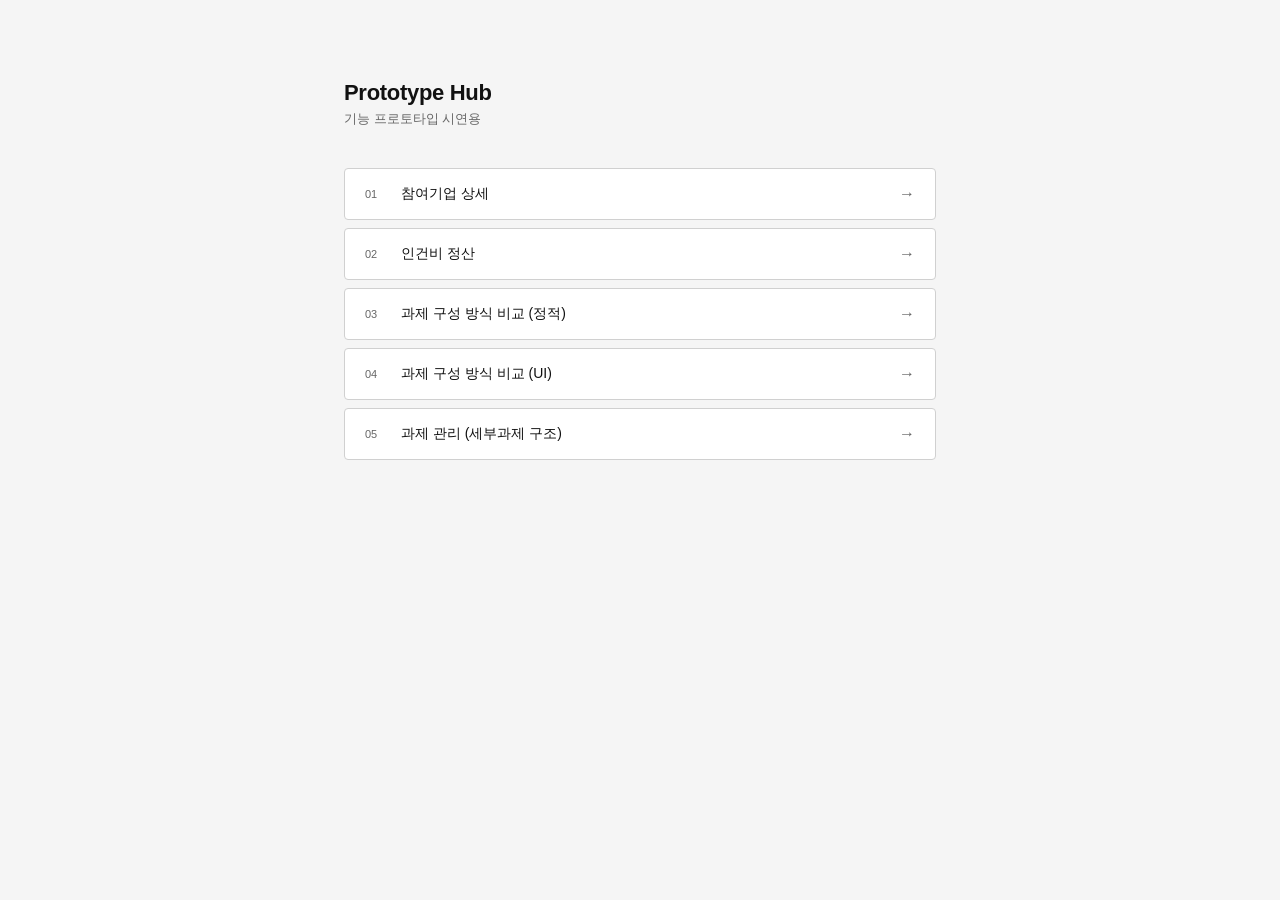
<file: index.html>
<!DOCTYPE html>
<html lang="ko">
<head>
  <meta charset="UTF-8" />
  <meta name="viewport" content="width=device-width, initial-scale=1.0" />
  <title>Prototype Hub</title>
  <link rel="stylesheet" href="css/style.css" />
</head>
<body>
  <div class="hub">
    <header class="hub-header">
      <h1>Prototype Hub</h1>
      <p class="subtitle">기능 프로토타입 시연용</p>
    </header>

    <main>
      <ul class="screen-list" id="screenList">
        <!-- screens/에 추가한 화면이 여기 링크됩니다 -->
        <li>
          <a href="screens/company-detail.html" class="screen-card">
            <span class="screen-num">01</span>
            <span class="screen-name">참여기업 상세</span>
            <span class="screen-arrow">→</span>
          </a>
        </li>
        <li>
          <a href="screens/labor-cost-settlements.html" class="screen-card">
            <span class="screen-num">02</span>
            <span class="screen-name">인건비 정산</span>
            <span class="screen-arrow">→</span>
          </a>
        </li>
        <li>
          <a href="screens/case-comparison.html" class="screen-card">
            <span class="screen-num">03</span>
            <span class="screen-name">과제 구성 방식 비교 (정적)</span>
            <span class="screen-arrow">→</span>
          </a>
        </li>
        <li>
          <a href="screens/case-ui.html" class="screen-card">
            <span class="screen-num">04</span>
            <span class="screen-name">과제 구성 방식 비교 (UI)</span>
            <span class="screen-arrow">→</span>
          </a>
        </li>
        <li>
          <a href="screens/subproject-ui.html" class="screen-card">
            <span class="screen-num">05</span>
            <span class="screen-name">과제 관리 (세부과제 구조)</span>
            <span class="screen-arrow">→</span>
          </a>
        </li>
      </ul>
    </main>
  </div>

  <script src="js/main.js"></script>
</body>
</html>
</file>
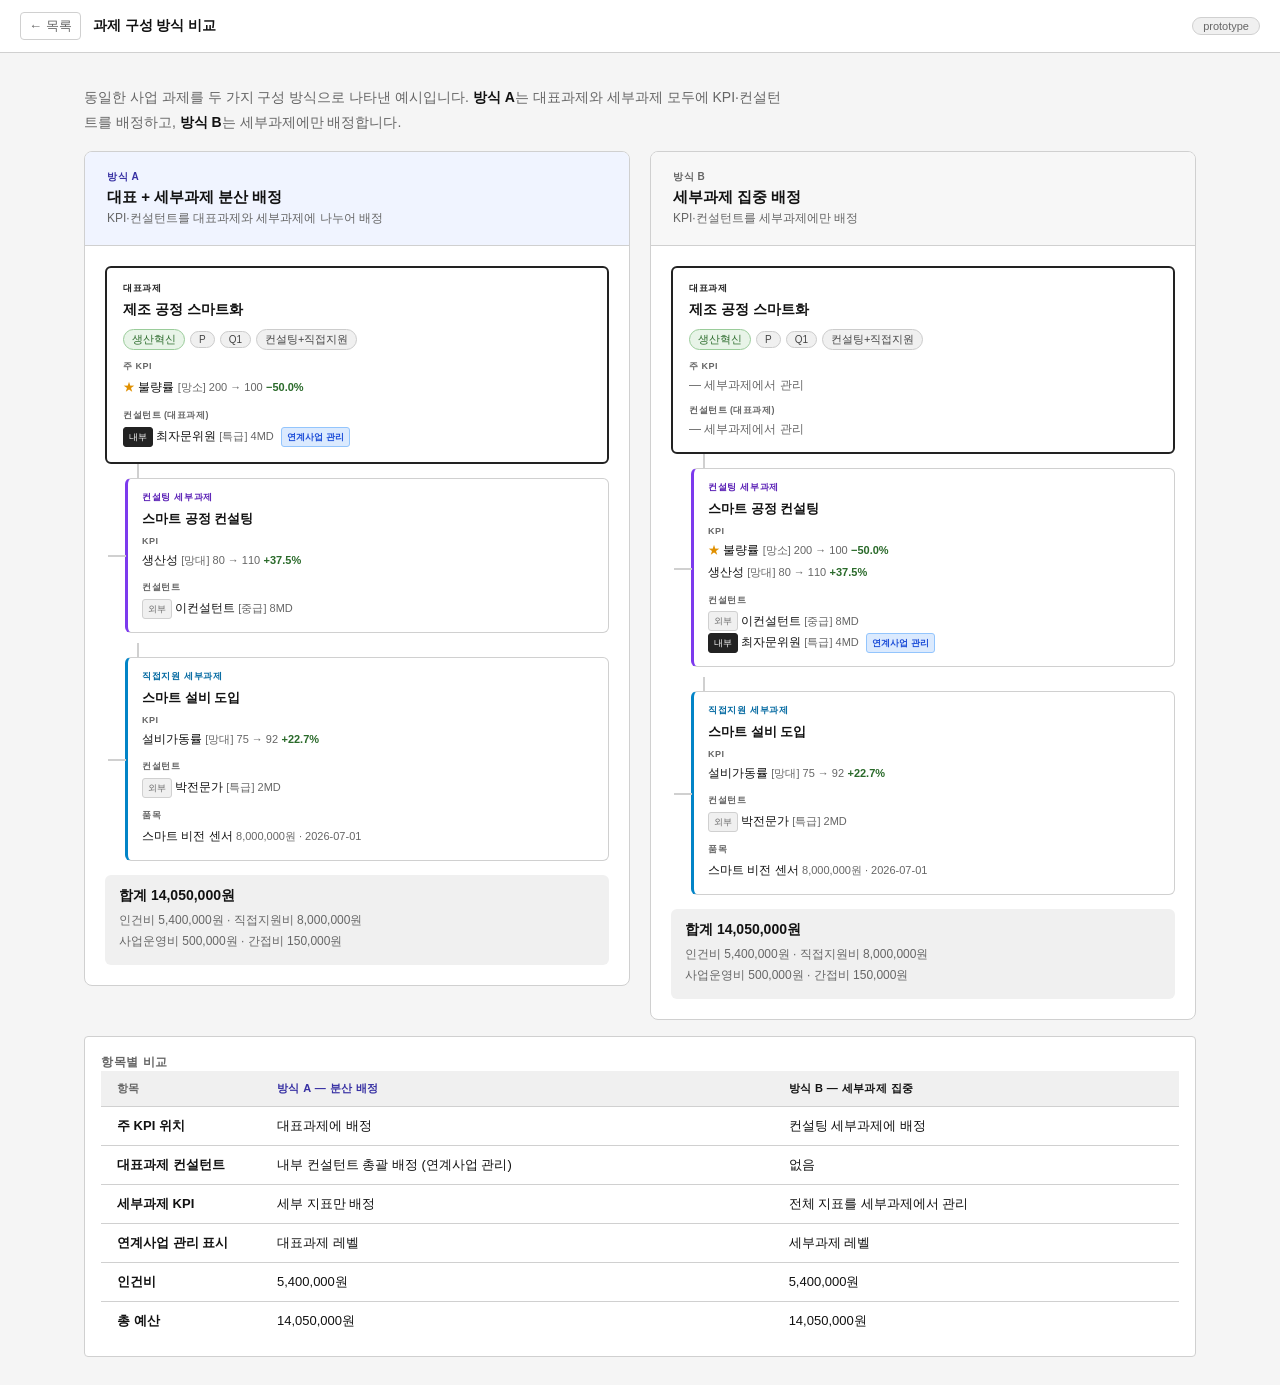
<file: screens/case-comparison.html>
<!DOCTYPE html>
<html lang="ko">
<head>
  <meta charset="UTF-8" />
  <meta name="viewport" content="width=device-width, initial-scale=1.0" />
  <title>과제 구성 방식 비교</title>
  <link rel="stylesheet" href="../css/style.css" />
  <style>
    .comp-grid {
      display: grid;
      grid-template-columns: 1fr 1fr;
      gap: 20px;
      align-items: start;
    }
    .comp-panel {
      border: 1px solid var(--border);
      border-radius: 8px;
      overflow: hidden;
      background: var(--surface);
    }
    .comp-panel-head {
      padding: 18px 22px;
      border-bottom: 1px solid var(--border);
    }
    .comp-panel-head.a { background: #f0f4ff; }
    .comp-panel-head.b { background: #f7f7f7; }
    .comp-panel-body {
      padding: 20px;
      display: flex;
      flex-direction: column;
      gap: 0;
    }

    /* 대표과제 블록 */
    .project-block {
      border: 2px solid var(--accent);
      border-radius: 6px;
      padding: 14px 16px;
      position: relative;
    }
    .block-label {
      font-size: 9px;
      font-weight: 700;
      text-transform: uppercase;
      letter-spacing: .7px;
      margin-bottom: 6px;
    }
    .block-label.root { color: var(--accent); }
    .block-label.consulting { color: #5b21b6; }
    .block-label.direct { color: #0369a1; }

    .block-name {
      font-size: 14px;
      font-weight: 700;
      margin-bottom: 10px;
    }

    /* 계층 연결선 */
    .tree-branch {
      display: flex;
      flex-direction: column;
      margin-left: 20px;
      margin-top: 0;
    }
    .branch-line {
      width: 2px;
      background: var(--border);
      margin-left: 12px;
      height: 14px;
      flex-shrink: 0;
    }

    /* 세부과제 블록 */
    .sub-block {
      border: 1px solid var(--border);
      border-radius: 6px;
      padding: 12px 14px;
      position: relative;
    }
    .sub-block::before {
      content: '';
      position: absolute;
      left: -20px;
      top: 50%;
      width: 18px;
      height: 2px;
      background: var(--border);
    }
    .sub-block.consulting { border-left: 3px solid #7c3aed; }
    .sub-block.direct     { border-left: 3px solid #0284c7; }

    /* 섹션 */
    .mini-section { margin-top: 10px; }
    .mini-head {
      font-size: 9px;
      font-weight: 700;
      text-transform: uppercase;
      letter-spacing: .5px;
      color: var(--text-sub);
      margin-bottom: 4px;
    }
    .mini-row {
      font-size: 12px;
      line-height: 1.8;
    }
    .empty-note {
      font-size: 12px;
      color: var(--text-sub);
    }

    /* 배지 & 태그 */
    .tag-in {
      display: inline-block;
      font-size: 9px;
      background: #dbeafe;
      border: 1px solid #93c5fd;
      border-radius: 3px;
      padding: 1px 5px;
      color: #1d4ed8;
      font-weight: 700;
      margin-left: 4px;
    }
    .badge-tiny {
      display: inline-block;
      font-size: 9px;
      border: 1px solid var(--border);
      border-radius: 3px;
      padding: 1px 5px;
      margin-right: 3px;
      vertical-align: middle;
    }
    .badge-tiny.inner { background: var(--accent); color: #fff; border-color: var(--accent); }
    .badge-tiny.outer { background: var(--accent-bg); color: var(--text-sub); }

    /* 개선율 */
    .rate-pos { color: #2a6a2a; font-weight: 600; font-size: 11px; }
    .rate-neg { color: #7a1a1a; font-weight: 600; font-size: 11px; }

    /* 예산 블록 */
    .budget-block {
      background: var(--accent-bg);
      border-radius: 6px;
      padding: 12px 14px;
      font-size: 12px;
      margin-top: 14px;
    }
    .budget-total {
      font-size: 14px;
      font-weight: 700;
      margin-bottom: 5px;
    }
    .budget-detail { color: var(--text-sub); line-height: 1.8; }

    /* 비교 테이블 */
    .diff-table { width: 100%; font-size: 13px; border-collapse: collapse; }
    .diff-table th, .diff-table td {
      padding: 10px 16px;
      border-bottom: 1px solid var(--border);
      text-align: left;
      vertical-align: top;
    }
    .diff-table th {
      font-size: 11px; font-weight: 700; color: var(--text-sub);
      text-transform: uppercase; letter-spacing: .4px;
      background: var(--accent-bg);
    }
    .diff-table td:first-child { font-weight: 600; width: 160px; }
    .diff-table .col-a { color: #3730a3; }
    .diff-table .col-b { color: var(--text); }
    .diff-table tr:last-child td { border-bottom: none; }
  </style>
</head>
<body>
<div class="screen">

  <nav class="topnav">
    <a href="../index.html" class="topnav-back">← 목록</a>
    <span class="topnav-title">과제 구성 방식 비교</span>
    <span class="topnav-tag">prototype</span>
  </nav>

  <main class="content" style="max-width:1160px; padding:28px 24px;">

    <!-- 인트로 -->
    <div class="mb-16">
      <p class="text-sub" style="font-size:14px; line-height:1.8; margin-top:4px; max-width:700px;">
        동일한 사업 과제를 두 가지 구성 방식으로 나타낸 예시입니다.
        <strong style="color:var(--text);">방식 A</strong>는 대표과제와 세부과제 모두에 KPI·컨설턴트를 배정하고,
        <strong style="color:var(--text);">방식 B</strong>는 세부과제에만 배정합니다.
      </p>
    </div>

    <!-- 비교 패널 -->
    <div class="comp-grid mb-16">

      <!-- ───── 방식 A ───── -->
      <div class="comp-panel">
        <div class="comp-panel-head a">
          <div style="font-size:10px;font-weight:700;text-transform:uppercase;letter-spacing:.6px;color:#3730a3;margin-bottom:4px;">방식 A</div>
          <div style="font-size:15px;font-weight:700;margin-bottom:3px;">대표 + 세부과제 분산 배정</div>
          <div style="font-size:12px;color:var(--text-sub);">KPI·컨설턴트를 대표과제와 세부과제에 나누어 배정</div>
        </div>
        <div class="comp-panel-body">

          <!-- 대표과제 -->
          <div class="project-block">
            <div class="block-label root">대표과제</div>
            <div class="block-name">제조 공정 스마트화</div>
            <div class="row" style="gap:5px;flex-wrap:wrap;margin-bottom:10px;">
              <span class="badge badge-active">생산혁신</span>
              <span class="badge badge-default" style="font-size:10px;">P</span>
              <span class="badge badge-default" style="font-size:10px;">Q1</span>
              <span class="badge badge-default">컨설팅+직접지원</span>
            </div>

            <div class="mini-section">
              <div class="mini-head">주 KPI</div>
              <div class="mini-row">
                <span style="color:#e09000;">★</span>
                불량률
                <span class="text-sub" style="font-size:11px;">[망소] 200 → 100</span>
                <span class="rate-pos">−50.0%</span>
              </div>
            </div>

            <div class="mini-section">
              <div class="mini-head">컨설턴트 (대표과제)</div>
              <div class="mini-row">
                <span class="badge-tiny inner">내부</span>최자문위원
                <span class="text-sub" style="font-size:11px;">[특급] 4MD</span>
                <span class="tag-in">연계사업 관리</span>
              </div>
            </div>
          </div>

          <!-- 트리 분기 -->
          <div class="tree-branch">
            <div class="branch-line"></div>

            <!-- 컨설팅 세부과제 -->
            <div class="sub-block consulting" style="margin-bottom:10px;">
              <div class="block-label consulting">컨설팅 세부과제</div>
              <div class="block-name" style="font-size:13px;margin-bottom:8px;">스마트 공정 컨설팅</div>
              <div class="mini-section" style="margin-top:0;">
                <div class="mini-head">KPI</div>
                <div class="mini-row">
                  생산성
                  <span class="text-sub" style="font-size:11px;">[망대] 80 → 110</span>
                  <span class="rate-pos">+37.5%</span>
                </div>
              </div>
              <div class="mini-section">
                <div class="mini-head">컨설턴트</div>
                <div class="mini-row">
                  <span class="badge-tiny outer">외부</span>이컨설턴트
                  <span class="text-sub" style="font-size:11px;">[중급] 8MD</span>
                </div>
              </div>
            </div>

            <div class="branch-line"></div>

            <!-- 직접지원 세부과제 -->
            <div class="sub-block direct">
              <div class="block-label direct">직접지원 세부과제</div>
              <div class="block-name" style="font-size:13px;margin-bottom:8px;">스마트 설비 도입</div>
              <div class="mini-section" style="margin-top:0;">
                <div class="mini-head">KPI</div>
                <div class="mini-row">
                  설비가동률
                  <span class="text-sub" style="font-size:11px;">[망대] 75 → 92</span>
                  <span class="rate-pos">+22.7%</span>
                </div>
              </div>
              <div class="mini-section">
                <div class="mini-head">컨설턴트</div>
                <div class="mini-row">
                  <span class="badge-tiny outer">외부</span>박전문가
                  <span class="text-sub" style="font-size:11px;">[특급] 2MD</span>
                </div>
              </div>
              <div class="mini-section">
                <div class="mini-head">품목</div>
                <div class="mini-row">
                  스마트 비전 센서
                  <span class="text-sub" style="font-size:11px;">8,000,000원 · 2026-07-01</span>
                </div>
              </div>
            </div>
          </div>

          <!-- 예산 -->
          <div class="budget-block">
            <div class="budget-total">합계 14,050,000원</div>
            <div class="budget-detail">
              인건비 5,400,000원 · 직접지원비 8,000,000원<br>
              사업운영비 500,000원 · 간접비 150,000원
            </div>
          </div>

        </div>
      </div>

      <!-- ───── 방식 B ───── -->
      <div class="comp-panel">
        <div class="comp-panel-head b">
          <div style="font-size:10px;font-weight:700;text-transform:uppercase;letter-spacing:.6px;color:var(--text-sub);margin-bottom:4px;">방식 B</div>
          <div style="font-size:15px;font-weight:700;margin-bottom:3px;">세부과제 집중 배정</div>
          <div style="font-size:12px;color:var(--text-sub);">KPI·컨설턴트를 세부과제에만 배정</div>
        </div>
        <div class="comp-panel-body">

          <!-- 대표과제 -->
          <div class="project-block">
            <div class="block-label root">대표과제</div>
            <div class="block-name">제조 공정 스마트화</div>
            <div class="row" style="gap:5px;flex-wrap:wrap;margin-bottom:10px;">
              <span class="badge badge-active">생산혁신</span>
              <span class="badge badge-default" style="font-size:10px;">P</span>
              <span class="badge badge-default" style="font-size:10px;">Q1</span>
              <span class="badge badge-default">컨설팅+직접지원</span>
            </div>

            <div class="mini-section">
              <div class="mini-head">주 KPI</div>
              <div class="empty-note">— 세부과제에서 관리</div>
            </div>

            <div class="mini-section">
              <div class="mini-head">컨설턴트 (대표과제)</div>
              <div class="empty-note">— 세부과제에서 관리</div>
            </div>
          </div>

          <!-- 트리 분기 -->
          <div class="tree-branch">
            <div class="branch-line"></div>

            <!-- 컨설팅 세부과제 -->
            <div class="sub-block consulting" style="margin-bottom:10px;">
              <div class="block-label consulting">컨설팅 세부과제</div>
              <div class="block-name" style="font-size:13px;margin-bottom:8px;">스마트 공정 컨설팅</div>
              <div class="mini-section" style="margin-top:0;">
                <div class="mini-head">KPI</div>
                <div class="mini-row">
                  <span style="color:#e09000;">★</span>
                  불량률
                  <span class="text-sub" style="font-size:11px;">[망소] 200 → 100</span>
                  <span class="rate-pos">−50.0%</span>
                </div>
                <div class="mini-row">
                  생산성
                  <span class="text-sub" style="font-size:11px;">[망대] 80 → 110</span>
                  <span class="rate-pos">+37.5%</span>
                </div>
              </div>
              <div class="mini-section">
                <div class="mini-head">컨설턴트</div>
                <div class="mini-row">
                  <span class="badge-tiny outer">외부</span>이컨설턴트
                  <span class="text-sub" style="font-size:11px;">[중급] 8MD</span>
                </div>
                <div class="mini-row">
                  <span class="badge-tiny inner">내부</span>최자문위원
                  <span class="text-sub" style="font-size:11px;">[특급] 4MD</span>
                  <span class="tag-in">연계사업 관리</span>
                </div>
              </div>
            </div>

            <div class="branch-line"></div>

            <!-- 직접지원 세부과제 -->
            <div class="sub-block direct">
              <div class="block-label direct">직접지원 세부과제</div>
              <div class="block-name" style="font-size:13px;margin-bottom:8px;">스마트 설비 도입</div>
              <div class="mini-section" style="margin-top:0;">
                <div class="mini-head">KPI</div>
                <div class="mini-row">
                  설비가동률
                  <span class="text-sub" style="font-size:11px;">[망대] 75 → 92</span>
                  <span class="rate-pos">+22.7%</span>
                </div>
              </div>
              <div class="mini-section">
                <div class="mini-head">컨설턴트</div>
                <div class="mini-row">
                  <span class="badge-tiny outer">외부</span>박전문가
                  <span class="text-sub" style="font-size:11px;">[특급] 2MD</span>
                </div>
              </div>
              <div class="mini-section">
                <div class="mini-head">품목</div>
                <div class="mini-row">
                  스마트 비전 센서
                  <span class="text-sub" style="font-size:11px;">8,000,000원 · 2026-07-01</span>
                </div>
              </div>
            </div>
          </div>

          <!-- 예산 -->
          <div class="budget-block">
            <div class="budget-total">합계 14,050,000원</div>
            <div class="budget-detail">
              인건비 5,400,000원 · 직접지원비 8,000,000원<br>
              사업운영비 500,000원 · 간접비 150,000원
            </div>
          </div>

        </div>
      </div>

    </div>

    <!-- 항목별 비교 -->
    <div class="card">
      <span class="section-title">항목별 비교</span>
      <table class="diff-table">
        <thead>
          <tr>
            <th>항목</th>
            <th class="col-a">방식 A — 분산 배정</th>
            <th class="col-b">방식 B — 세부과제 집중</th>
          </tr>
        </thead>
        <tbody>
          <tr>
            <td>주 KPI 위치</td>
            <td>대표과제에 배정</td>
            <td>컨설팅 세부과제에 배정</td>
          </tr>
          <tr>
            <td>대표과제 컨설턴트</td>
            <td>내부 컨설턴트 총괄 배정 (연계사업 관리)</td>
            <td>없음</td>
          </tr>
          <tr>
            <td>세부과제 KPI</td>
            <td>세부 지표만 배정</td>
            <td>전체 지표를 세부과제에서 관리</td>
          </tr>
          <tr>
            <td>연계사업 관리 표시</td>
            <td>대표과제 레벨</td>
            <td>세부과제 레벨</td>
          </tr>
          <tr>
            <td>인건비</td>
            <td>5,400,000원</td>
            <td>5,400,000원</td>
          </tr>
          <tr>
            <td>총 예산</td>
            <td>14,050,000원</td>
            <td>14,050,000원</td>
          </tr>
        </tbody>
      </table>
    </div>

  </main>
</div>
<script src="../js/main.js"></script>
</body>
</html>
</file>
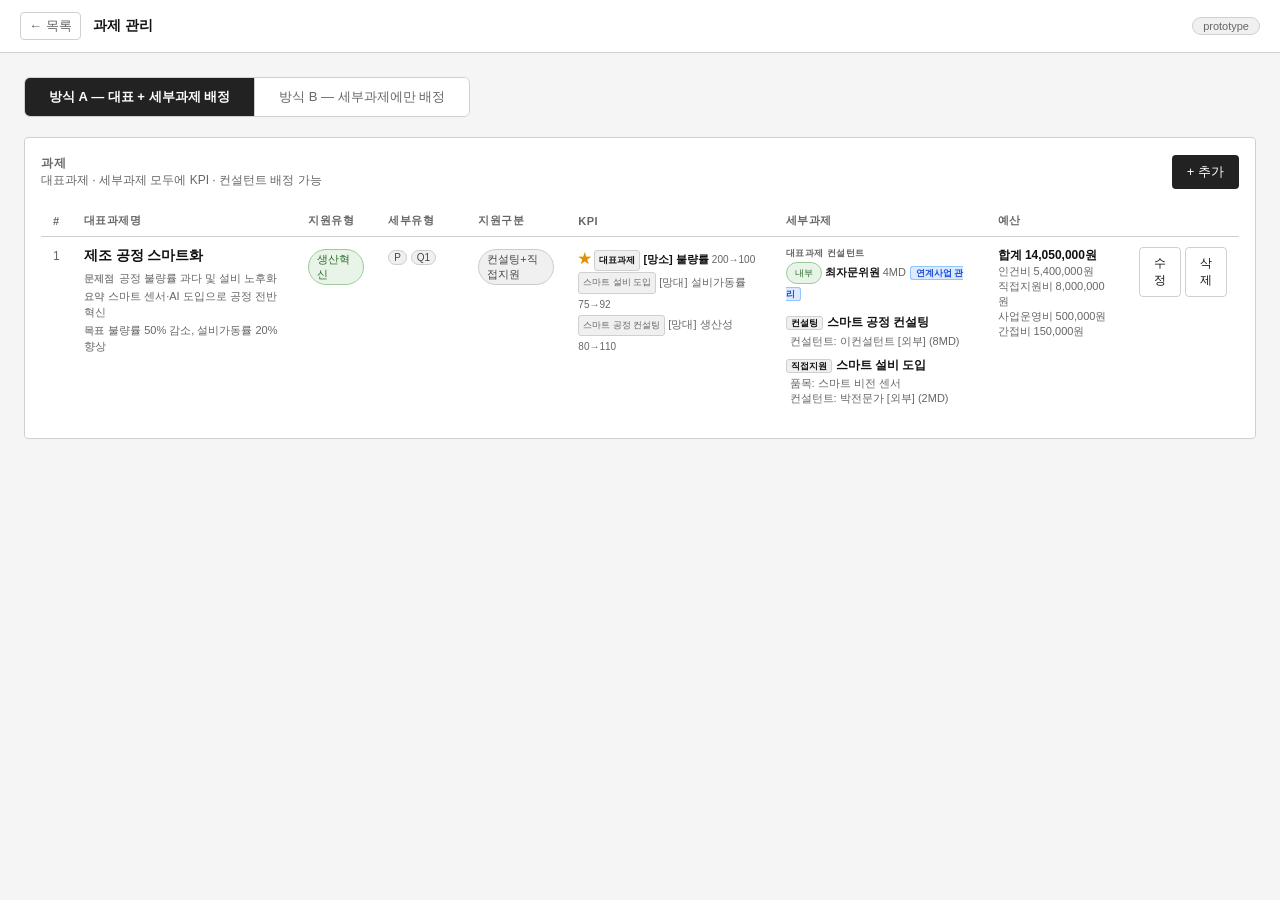
<file: screens/case-ui.html>
<!DOCTYPE html>
<html lang="ko">
<head>
  <meta charset="UTF-8" />
  <meta name="viewport" content="width=device-width, initial-scale=1.0" />
  <title>과제 관리</title>
  <link rel="stylesheet" href="../css/style.css" />
  <style>
    .cb-pill {
      display: inline-flex; align-items: center; gap: 6px;
      padding: 5px 12px; border: 1px solid var(--border);
      border-radius: 20px; background: var(--surface);
      font-size: 13px; cursor: pointer; user-select: none;
      transition: background .12s, border-color .12s, color .12s;
    }
    .cb-pill input { display: none; }
    .cb-pill:has(input:checked) { background: var(--accent); border-color: var(--accent); color: #fff; }
    .cb-pill.disabled { opacity: .5; cursor: not-allowed; }
    .cb-pill.disabled:has(input:checked) { background: var(--accent); border-color: var(--accent); color: #fff; }

    .modal-wrap {
      position: fixed; inset: 0; z-index: 200;
      background: rgba(0,0,0,.35);
      display: none; align-items: center; justify-content: center;
      padding: 20px;
    }
    .modal-wrap.open { display: flex; }
    .modal-box {
      background: var(--surface); border: 1px solid var(--border);
      border-radius: 6px; display: flex; flex-direction: column;
      max-width: calc(100vw - 40px); max-height: calc(100vh - 40px);
      overflow: hidden;
    }
    .modal-head {
      display: flex; align-items: center; justify-content: space-between;
      padding: 16px 20px; border-bottom: 1px solid var(--border);
      flex-shrink: 0; gap: 12px;
    }
    .modal-title { font-size: 15px; font-weight: 600; }
    .modal-body  { flex: 1; overflow-y: auto; padding: 20px; }
    .modal-foot {
      display: flex; border-top: 1px solid var(--border);
      flex-shrink: 0; overflow: hidden;
      border-bottom-left-radius: 6px; border-bottom-right-radius: 6px;
    }
    .modal-foot .btn {
      flex: 1; border-radius: 0; padding: 14px; border: none;
      font-size: 14px; justify-content: center;
    }
    .modal-foot .btn + .btn { border-left: 1px solid var(--border); }
    .modal-foot .btn:disabled { opacity: 0.45; cursor: not-allowed; }

    .file-list { display: flex; flex-direction: column; gap: 3px; margin-top: 4px; }
    .file-item {
      display: flex; align-items: center; justify-content: space-between;
      padding: 4px 8px; background: var(--accent-bg); border-radius: var(--radius);
      font-size: 11px;
    }
    .file-item button { background: none; border: none; cursor: pointer; color: var(--text-sub); font-size: 11px; padding: 0; }

    .sub-table tr[data-type] { cursor: pointer; }
    .sub-table tr[data-type]:hover td { background: #eef2ff; }

    .inline-table td { vertical-align: middle; }
    .inline-table input.input, .inline-table select.select { font-size: 12px; padding: 5px 8px; }
    .inline-table select.select { padding-right: 24px; }
    .inline-table .btn { padding: 4px 8px; font-size: 11px; }

    .date-preview-item { font-size: 11px; color: var(--text-sub); margin-top: 2px; line-height: 1.5; }

    /* version tabs */
    .version-tab-bar {
      display: flex; gap: 0; margin-bottom: 20px;
      border: 1px solid var(--border); border-radius: 6px;
      overflow: hidden; align-self: start; width: fit-content;
    }
    .version-tab {
      padding: 10px 24px; background: var(--surface); border: none;
      cursor: pointer; font-size: 13px; font-weight: 500; color: var(--text-sub);
      transition: background .12s, color .12s; line-height: 1.4;
    }
    .version-tab + .version-tab { border-left: 1px solid var(--border); }
    .version-tab.active { background: var(--accent); color: #fff; font-weight: 600; }

    .version-desc {
      display: inline-block; font-size: 11px; font-weight: 600;
      text-transform: uppercase; letter-spacing: .5px;
      color: var(--text-sub); margin-bottom: 12px;
    }

    .section-head { display: flex; align-items: center; margin-bottom: 16px; }
  </style>
</head>
<body>
<div class="screen">

  <nav class="topnav">
    <a href="../index.html" class="topnav-back">← 목록</a>
    <span class="topnav-title">과제 관리</span>
    <span class="topnav-tag">prototype</span>
  </nav>

  <main class="content" style="max-width:none; margin:0; padding:24px;">

    <!-- 탭 -->
    <div class="version-tab-bar">
      <button class="version-tab active" id="tabA" onclick="switchVersion('a')">
        방식 A — 대표 + 세부과제 배정
      </button>
      <button class="version-tab" id="tabB" onclick="switchVersion('b')">
        방식 B — 세부과제에만 배정
      </button>
    </div>

    <!-- 방식 A -->
    <div id="sectionA">
      <div class="card">
        <div class="section-head">
          <div>
            <span class="section-title" style="margin-bottom:2px;">과제</span>
            <div class="text-sub text-sm">대표과제 · 세부과제 모두에 KPI · 컨설턴트 배정 가능</div>
          </div>
          <button class="btn btn-primary" style="margin-left:auto;" onclick="openProjectModal()">+ 추가</button>
        </div>
        <div id="tableA"></div>
      </div>
    </div>

    <!-- 방식 B -->
    <div id="sectionB" style="display:none;">
      <div class="card">
        <div class="section-head">
          <div>
            <span class="section-title" style="margin-bottom:2px;">과제</span>
            <div class="text-sub text-sm">세부과제에만 KPI · 컨설턴트 배정 가능</div>
          </div>
          <button class="btn btn-primary" style="margin-left:auto;" onclick="openProjectModal()">+ 추가</button>
        </div>
        <div id="tableB"></div>
      </div>
    </div>

  </main>
</div>

<!-- 과제 모달 -->
<div class="modal-wrap" id="projectModal">
  <div class="modal-box" style="width:820px;">
    <div class="modal-head">
      <span class="modal-title" id="pmTitle">과제 등록</span>
      <button class="btn btn-outline text-sm" onclick="closeProjectModal()">✕ 닫기</button>
    </div>
    <div class="modal-body" id="pmBody"></div>
    <div class="modal-foot">
      <button class="btn btn-outline" onclick="closeProjectModal()">취소</button>
      <button class="btn btn-primary" id="pmSaveBtn" onclick="saveProject()" disabled>저장</button>
    </div>
  </div>
</div>

<!-- 세부과제 모달 -->
<div class="modal-wrap" id="subModal" style="z-index:300; background:rgba(0,0,0,.5);">
  <div class="modal-box" style="width:720px;">
    <div class="modal-head">
      <span class="modal-title" id="smTitle">세부과제</span>
      <button class="btn btn-outline text-sm" onclick="closeSubModal()">✕ 닫기</button>
    </div>
    <div class="modal-body" id="smBody"></div>
    <div class="modal-foot">
      <button class="btn btn-outline" onclick="closeSubModal()">취소</button>
      <button class="btn btn-primary" id="smSaveBtn" onclick="saveSubModal()" disabled>저장</button>
    </div>
  </div>
</div>

<!-- 일자 모달 -->
<div class="modal-wrap" id="dateModal" style="z-index:400; background:rgba(0,0,0,.6);">
  <div class="modal-box" style="width:440px;">
    <div class="modal-head">
      <span class="modal-title">예정 컨설팅 일자</span>
      <button class="btn btn-outline text-sm" onclick="closeDateModal()">✕ 닫기</button>
    </div>
    <div class="modal-body" id="dmBody"></div>
    <div class="modal-foot">
      <button class="btn btn-outline" onclick="closeDateModal()">취소</button>
      <button class="btn btn-primary" onclick="saveDateModal()">저장</button>
    </div>
  </div>
</div>

<script src="../js/main.js"></script>
<script src="../js/case-ui.js"></script>
</body>
</html>
</file>
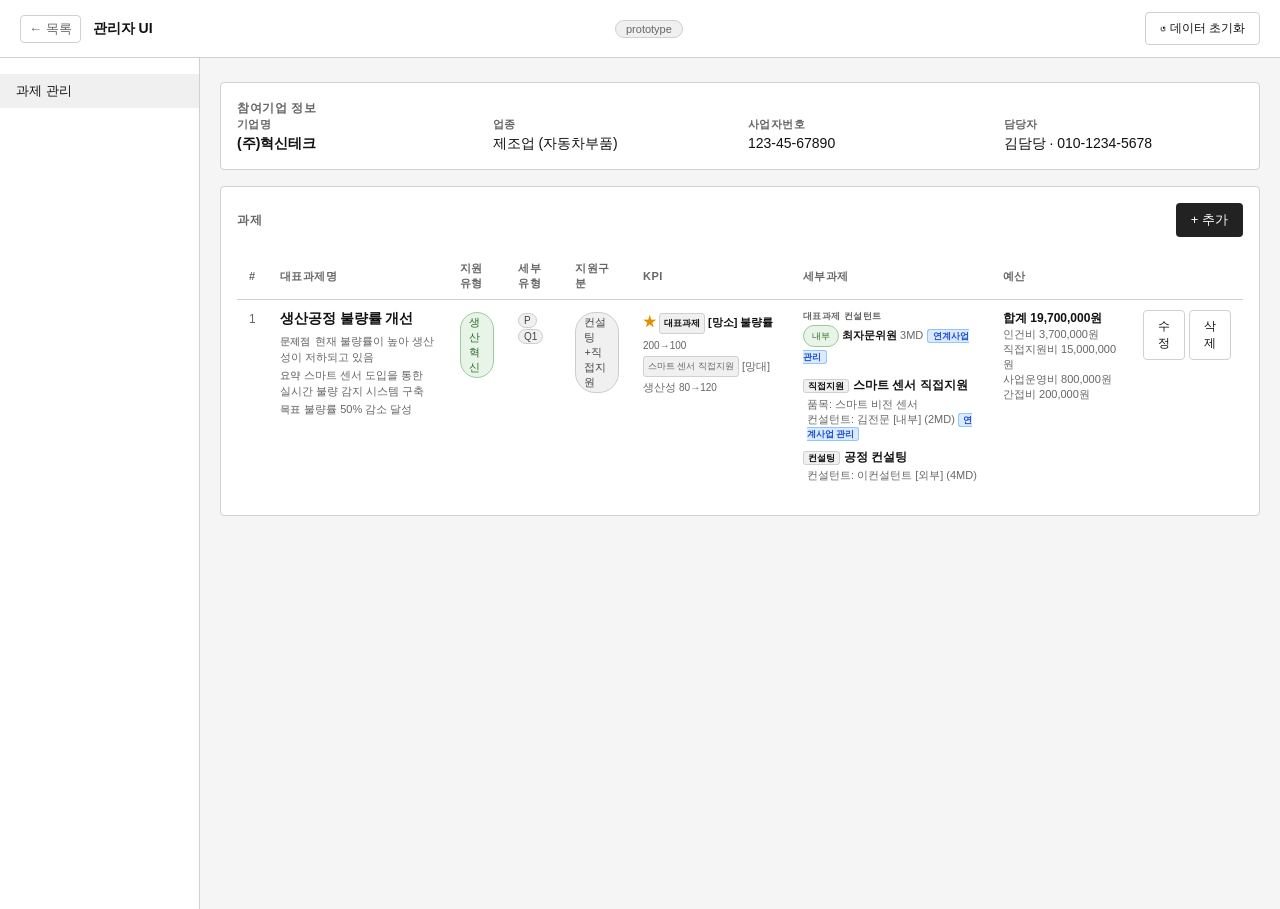
<file: screens/company-detail.html>
<!DOCTYPE html>
<html lang="ko">
<head>
  <meta charset="UTF-8" />
  <meta name="viewport" content="width=device-width, initial-scale=1.0" />
  <title>참여기업 상세 | 관리자 UI</title>
  <link rel="stylesheet" href="../css/style.css" />
  <style>
    /* ── cb-pill ── */
    .cb-pill {
      display: inline-flex; align-items: center; gap: 6px;
      padding: 5px 12px; border: 1px solid var(--border);
      border-radius: 20px; background: var(--surface);
      font-size: 13px; cursor: pointer; user-select: none;
      transition: background .12s, border-color .12s, color .12s;
    }
    .cb-pill input { display: none; }
    .cb-pill:has(input:checked) { background: var(--accent); border-color: var(--accent); color: #fff; }
    .cb-pill.disabled { opacity: .5; cursor: not-allowed; }
    .cb-pill.disabled:has(input:checked) { background: var(--accent); border-color: var(--accent); color: #fff; }

    /* ── modal ── */
    .modal-wrap {
      position: fixed; inset: 0; z-index: 200;
      background: rgba(0,0,0,.35);
      display: none; align-items: center; justify-content: center;
      padding: 20px;
    }
    .modal-wrap.open { display: flex; }
    .modal-box {
      background: var(--surface); border: 1px solid var(--border);
      border-radius: 6px; display: flex; flex-direction: column;
      max-width: calc(100vw - 40px); max-height: calc(100vh - 40px);
      overflow: hidden;
    }
    .modal-head {
      display: flex; align-items: center; justify-content: space-between;
      padding: 16px 20px; border-bottom: 1px solid var(--border);
      flex-shrink: 0; gap: 12px;
    }
    .modal-title { font-size: 15px; font-weight: 600; }
    .modal-body  { flex: 1; overflow-y: auto; padding: 20px; }

    /* ── 모달 하단 버튼: 전체 너비 ── */
    .modal-foot {
      display: flex;
      border-top: 1px solid var(--border);
      flex-shrink: 0;
      overflow: hidden;
      border-bottom-left-radius: 6px;
      border-bottom-right-radius: 6px;
    }
    .modal-foot .btn {
      flex: 1;
      border-radius: 0;
      padding: 14px;
      border: none;
      font-size: 14px;
      justify-content: center;
    }
    .modal-foot .btn + .btn {
      border-left: 1px solid var(--border);
    }
    .modal-foot .btn:disabled {
      opacity: 0.45;
      cursor: not-allowed;
    }

    /* ── file-item ── */
    .file-list { display: flex; flex-direction: column; gap: 3px; margin-top: 4px; }
    .file-item {
      display: flex; align-items: center; justify-content: space-between;
      padding: 4px 8px; background: var(--accent-bg); border-radius: var(--radius);
      font-size: 11px;
    }
    .file-item button {
      background: none; border: none; cursor: pointer; color: var(--text-sub);
      font-size: 11px; padding: 0; line-height: 1;
    }

    /* ── 세부과제 테이블 클릭 강조 ── */
    .sub-table tr[data-type] { cursor: pointer; }
    .sub-table tr[data-type]:hover td { background: #eef2ff; }

    /* ── 기업 정보 그리드 ── */
    .company-info { display: grid; grid-template-columns: repeat(4,1fr); gap: 16px; }
    .company-info .info-label { font-size: 11px; color: var(--text-sub); margin-bottom: 3px; font-weight: 600; text-transform: uppercase; letter-spacing:.4px; }
    .company-info .info-val   { font-size: 14px; }

    /* ── 섹션 헤드 ── */
    .section-head { display: flex; align-items: center; margin-bottom: 16px; }

    /* ── 인라인 테이블 행 입력 ── */
    .inline-table td { vertical-align: middle; }
    .inline-table input.input, .inline-table select.select {
      font-size: 12px; padding: 5px 8px;
    }
    .inline-table select.select { padding-right: 24px; }
    .inline-table .btn { padding: 4px 8px; font-size: 11px; }

    /* 날짜 미리보기 */
    .date-preview-item {
      font-size: 11px; color: var(--text-sub); margin-top: 2px; line-height: 1.5;
    }
  </style>
</head>
<body>
<div class="screen">

  <nav class="topnav">
    <a href="../index.html" class="topnav-back">← 목록</a>
    <span class="topnav-title">관리자 UI</span>
    <span class="topnav-tag">prototype</span>
    <button class="btn btn-outline text-sm" style="margin-left:auto; font-size:12px;"
            onclick="resetData()">↺ 데이터 초기화</button>
  </nav>

  <div class="with-sidebar">
    <aside class="sidebar">
      <a href="#" class="sidebar-item active">과제 관리</a>
    </aside>

    <main class="content" style="max-width:none; margin:0;">

      <!-- 참여기업 정보 -->
      <div class="card mb-16">
        <span class="section-title">참여기업 정보</span>
        <div class="company-info">
          <div><div class="info-label">기업명</div><div class="info-val font-bold">(주)혁신테크</div></div>
          <div><div class="info-label">업종</div><div class="info-val">제조업 (자동차부품)</div></div>
          <div><div class="info-label">사업자번호</div><div class="info-val">123-45-67890</div></div>
          <div><div class="info-label">담당자</div><div class="info-val">김담당 · 010-1234-5678</div></div>
        </div>
      </div>

      <!-- 과제 섹션 -->
      <div class="card">
        <div class="section-head">
          <span class="section-title" style="margin-bottom:0;">과제</span>
          <button class="btn btn-primary" style="margin-left:auto;" onclick="openProjectModal()">+ 추가</button>
        </div>
        <div id="projectTable"></div>
      </div>

    </main>
  </div>
</div>

<!-- ══════════════════════════════════════
     과제 등록/수정 모달  (z-index: 200)
     ══════════════════════════════════════ -->
<div class="modal-wrap" id="projectModal">
  <div class="modal-box" style="width:820px;">
    <div class="modal-head">
      <span class="modal-title" id="pmTitle">과제 등록</span>
      <button class="btn btn-outline text-sm" onclick="closeProjectModal()">✕ 닫기</button>
    </div>
    <div class="modal-body" id="pmBody"></div>
    <div class="modal-foot">
      <button class="btn btn-outline" onclick="closeProjectModal()">취소</button>
      <button class="btn btn-primary" id="pmSaveBtn" onclick="saveProject()" disabled>저장</button>
    </div>
  </div>
</div>

<!-- ══════════════════════════════════════
     세부과제 모달  (z-index: 300)
     ══════════════════════════════════════ -->
<div class="modal-wrap" id="subModal" style="z-index:300; background:rgba(0,0,0,.5);">
  <div class="modal-box" style="width:720px;">
    <div class="modal-head">
      <span class="modal-title" id="smTitle">세부과제</span>
      <button class="btn btn-outline text-sm" onclick="closeSubModal()">✕ 닫기</button>
    </div>
    <div class="modal-body" id="smBody"></div>
    <div class="modal-foot">
      <button class="btn btn-outline" onclick="closeSubModal()">취소</button>
      <button class="btn btn-primary" id="smSaveBtn" onclick="saveSubModal()" disabled>저장</button>
    </div>
  </div>
</div>

<!-- ══════════════════════════════════════
     예정 컨설팅 일자 모달  (z-index: 400)
     ══════════════════════════════════════ -->
<div class="modal-wrap" id="dateModal" style="z-index:400; background:rgba(0,0,0,.6);">
  <div class="modal-box" style="width:440px;">
    <div class="modal-head">
      <span class="modal-title" id="dmTitle">예정 컨설팅 일자</span>
      <button class="btn btn-outline text-sm" onclick="closeDateModal()">✕ 닫기</button>
    </div>
    <div class="modal-body" id="dmBody"></div>
    <div class="modal-foot">
      <button class="btn btn-outline" onclick="closeDateModal()">취소</button>
      <button class="btn btn-primary" onclick="saveDateModal()">저장</button>
    </div>
  </div>
</div>

<script src="../js/main.js"></script>
<script src="../js/company-detail.js"></script>
</body>
</html>
</file>
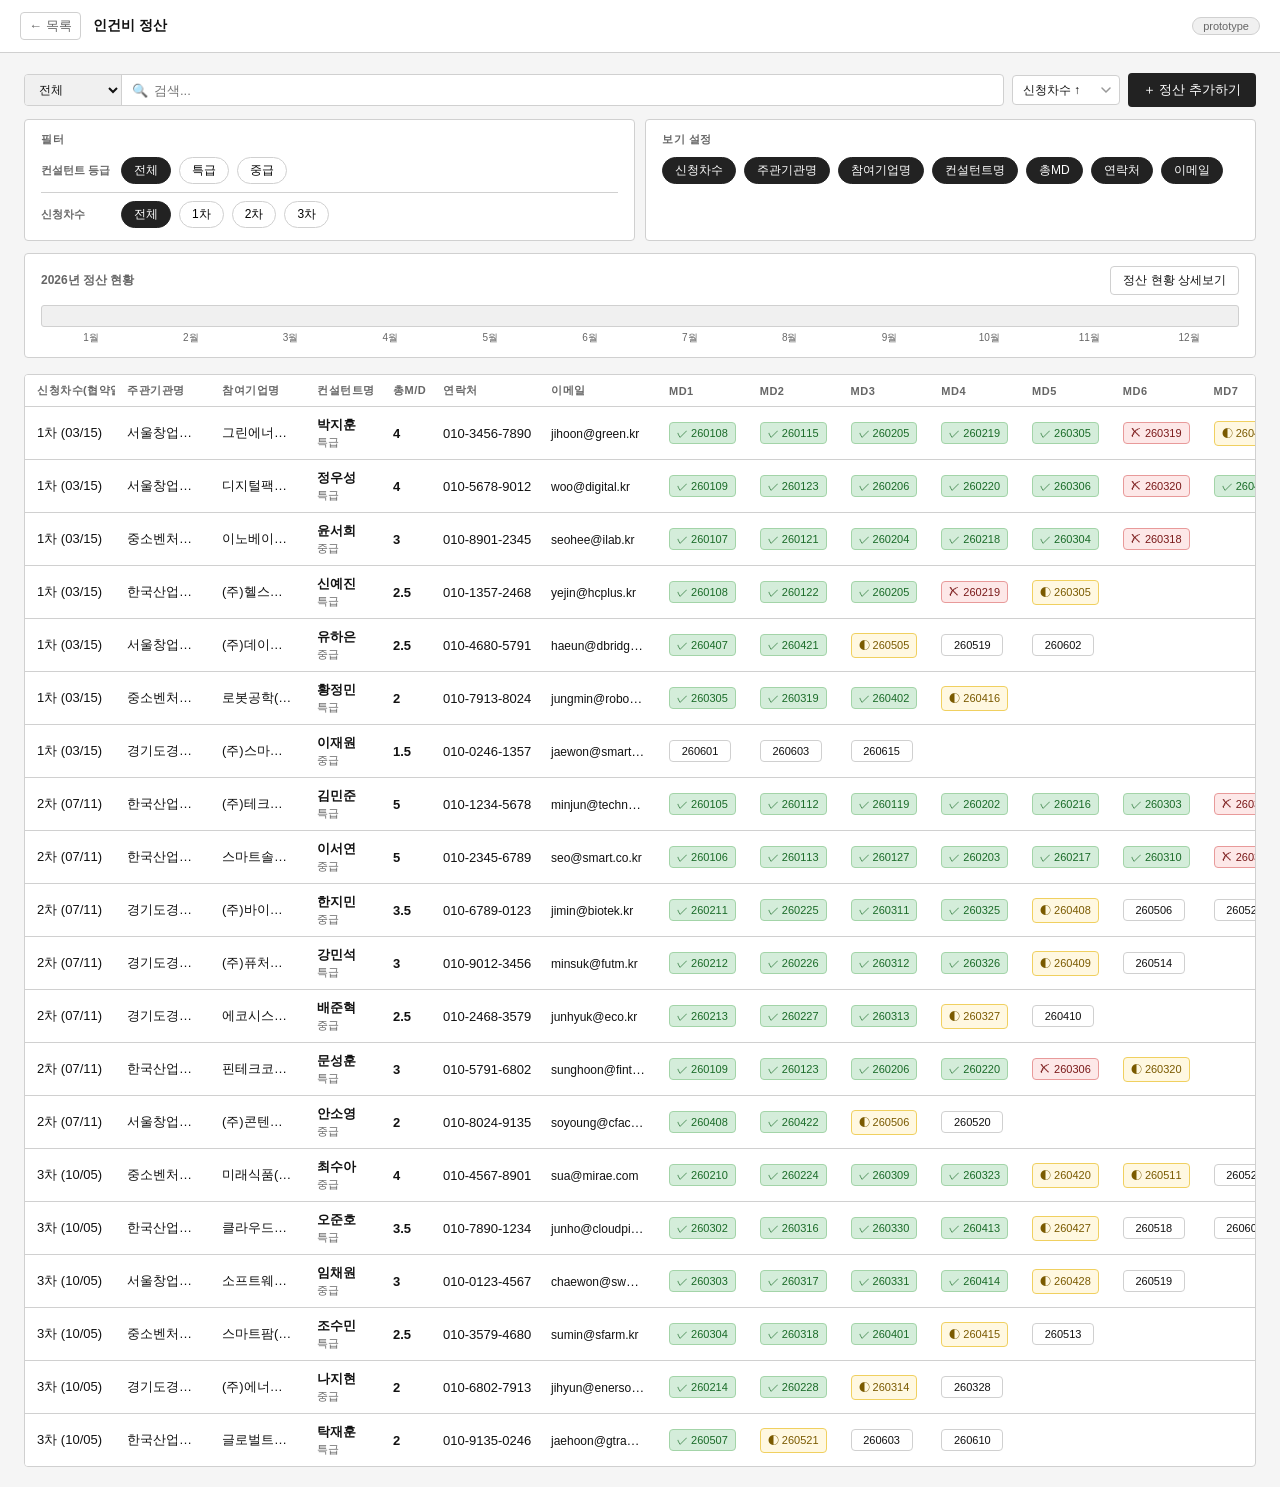
<file: screens/labor-cost-settlements.html>
<!DOCTYPE html>
<html lang="ko">
<head>
  <meta charset="UTF-8" />
  <meta name="viewport" content="width=device-width, initial-scale=1.0" />
  <title>인건비 정산 | 관리자 UI</title>
  <link rel="stylesheet" href="../css/style.css" />
  <style>
    .content { max-width: none; padding: 20px 24px; }

    /* ── 검색 바 ── */
    .search-bar { display: flex; gap: 8px; align-items: center; margin-bottom: 12px; }
    .search-input-group {
      display: flex; align-items: center; border: 1px solid var(--border);
      border-radius: var(--radius); background: var(--surface); flex: 1; overflow: hidden;
    }
    .search-input-group:focus-within { border-color: var(--accent); }
    .search-scope {
      padding: 7px 6px 7px 10px; border: none; border-right: 1px solid var(--border);
      background: var(--accent-bg); font-size: 12px; cursor: pointer; outline: none;
      color: var(--text); flex-shrink: 0;
    }
    .search-icon { padding: 0 6px 0 10px; color: var(--text-sub); font-size: 13px; flex-shrink: 0; }
    .search-input-group input {
      flex: 1; padding: 7px 10px 7px 0; border: none; outline: none;
      font-size: 13px; background: transparent; color: var(--text); min-width: 0;
    }
    .sort-select {
      padding: 7px 26px 7px 10px; border: 1px solid var(--border); border-radius: var(--radius);
      font-size: 12px; background: var(--surface); outline: none; cursor: pointer;
      appearance: none; -webkit-appearance: none; color: var(--text); flex-shrink: 0;
      background-image: url("data:image/svg+xml,%3Csvg xmlns='http://www.w3.org/2000/svg' width='10' height='7' viewBox='0 0 10 7'%3E%3Cpath d='M1 1l4 4 4-4' stroke='%23999' stroke-width='1.5' fill='none' stroke-linecap='round'/%3E%3C/svg%3E");
      background-repeat: no-repeat; background-position: right 8px center;
    }
    .sort-select:focus { border-color: var(--accent); }

    /* ── 칩 버튼 ── */
    .chip-btn {
      display: inline-flex; align-items: center; gap: 4px;
      padding: 4px 12px; border: 1px solid var(--border); border-radius: 20px;
      font-size: 12px; cursor: pointer; user-select: none; background: var(--surface);
      transition: background .12s, border-color .12s, color .12s;
    }
    .chip-btn.active { background: var(--accent); border-color: var(--accent); color: #fff; }
    .chip-btn:hover:not(.active) { border-color: #bbb; background: var(--accent-bg); }

    /* ── 필터 + 보기 설정 수평 배치 ── */
    .filter-view-row { display: flex; gap: 10px; margin-bottom: 12px; }
    .filter-panel {
      background: var(--surface); border: 1px solid var(--border);
      border-radius: var(--radius); padding: 12px 16px; flex: 1;
    }
    .panel-title { font-size: 11px; font-weight: 700; color: var(--text-sub); text-transform: uppercase; letter-spacing: 0.6px; margin-bottom: 10px; }
    .filter-row { display: flex; align-items: center; gap: 8px; flex-wrap: wrap; }
    .filter-label { font-size: 11px; font-weight: 600; color: var(--text-sub); min-width: 72px; }
    .filter-divider { border: none; border-top: 1px solid var(--border); margin: 8px 0; }

    /* ── 타임라인 ── */
    .timeline-section {
      background: var(--surface); border: 1px solid var(--border);
      border-radius: var(--radius); padding: 12px 16px; margin-bottom: 16px;
    }
    .timeline-header { display: flex; align-items: center; justify-content: space-between; margin-bottom: 10px; }
    .timeline-title  { font-size: 12px; font-weight: 600; color: var(--text-sub); }
    .timeline-track  {
      position: relative; height: 22px;
      background: var(--accent-bg); border: 1px solid var(--border); border-radius: 3px;
    }
    .timeline-months-row { display: flex; margin-top: 4px; }
    .timeline-months-row span { flex: 1; text-align: center; font-size: 10px; color: var(--text-sub); }
    .timeline-segment {
      position: absolute; top: 0; height: 100%; border-radius: 2px; opacity: 0.85;
      cursor: pointer; transition: opacity .15s;
    }
    .timeline-segment:hover { opacity: 1; }
    .timeline-tooltip {
      position: fixed; background: #111; color: #fff; font-size: 11px;
      padding: 6px 10px; border-radius: 4px; white-space: nowrap;
      pointer-events: none; z-index: 500; display: none; line-height: 1.5;
    }

    /* ── 메인 테이블 (sticky 컬럼) ── */
    .table-outer {
      border: 1px solid var(--border); border-radius: var(--radius);
      background: var(--surface); overflow: hidden;
    }
    .table-scroll-wrapper { overflow-x: auto; }
    .main-table {
      border-collapse: collapse; font-size: 13px; white-space: nowrap;
      width: max-content; min-width: 100%;
    }
    .tbl-th {
      padding: 8px 12px; font-size: 11px; font-weight: 600; color: var(--text-sub);
      text-transform: uppercase; letter-spacing: 0.5px;
      border-bottom: 1px solid var(--border); text-align: left;
      background: var(--surface); position: sticky; top: 0; z-index: 1;
    }
    .tbl-td { padding: 9px 12px; border-bottom: 1px solid var(--border); vertical-align: middle; }
    .tbl-tr:last-child .tbl-td { border-bottom: none; }
    .tbl-tr:hover .tbl-td { background: var(--accent-bg); }

    /* sticky 컬럼 */
    .tbl-sticky { position: sticky; z-index: 2; background: var(--surface); }
    .tbl-th.tbl-sticky { z-index: 10; }
    .tbl-tr:hover .tbl-td.tbl-sticky { background: var(--accent-bg); }
    .tbl-sticky-last { box-shadow: 2px 0 0 0 var(--border-em); }

    /* MD 셀 */
    .md-cell {
      display: inline-flex; align-items: center; justify-content: center;
      min-width: 62px; padding: 4px 7px; border-radius: var(--radius);
      font-size: 11px; font-variant-numeric: tabular-nums; cursor: pointer;
      border: 1px solid var(--border); gap: 3px; transition: opacity .15s; white-space: nowrap;
    }
    .md-cell:hover { opacity: 0.78; }
    .md-cell.approved  { background: #d4edda; border-color: #a3d4a8; color: #1a6b28; }
    .md-cell.rejected  { background: #fde8e8; border-color: #e89a9a; color: #7a1a1a; }
    .md-cell.reviewing { background: #fff8e1; border-color: #f0d060; color: #7a5a00; }
    .md-cell.written   { background: #fff; border-color: var(--border); color: var(--text); }

    /* ── 모달 공통 ── */
    .modal-wrap {
      position: fixed; inset: 0; z-index: 300;
      background: rgba(0,0,0,.38);
      display: none; align-items: center; justify-content: center; padding: 20px;
    }
    .modal-wrap.open { display: flex; }
    .modal-box {
      background: var(--surface); border: 1px solid var(--border); border-radius: 6px;
      display: flex; flex-direction: column; max-width: calc(100vw - 40px);
      max-height: calc(100vh - 40px); overflow: hidden;
    }
    .modal-head {
      display: flex; align-items: center; justify-content: space-between;
      padding: 16px 20px; border-bottom: 1px solid var(--border); flex-shrink: 0;
    }
    .modal-title { font-size: 15px; font-weight: 600; }
    .modal-body  { flex: 1; overflow-y: auto; padding: 20px; }
    .modal-foot {
      display: flex; border-top: 1px solid var(--border); flex-shrink: 0;
      overflow: hidden; border-bottom-left-radius: 6px; border-bottom-right-radius: 6px;
    }
    .modal-foot .btn {
      flex: 1; border-radius: 0; padding: 14px; border: none;
      font-size: 14px; justify-content: center;
    }
    .modal-foot .btn + .btn { border-left: 1px solid var(--border); }
    .modal-foot .btn:disabled { opacity: .45; cursor: not-allowed; }
    .close-btn {
      background: none; border: none; cursor: pointer; font-size: 18px;
      color: var(--text-sub); line-height: 1; padding: 2px 6px;
    }
    .close-btn:hover { color: var(--text); }

    /* ── 폼 ── */
    .form-grid { display: grid; grid-template-columns: 1fr 1fr; gap: 14px; }
    .form-field { display: flex; flex-direction: column; gap: 4px; }
    .form-field.full { grid-column: 1 / -1; }
    .form-label { font-size: 12px; font-weight: 600; color: var(--text-sub); }
    .date-row { display: flex; gap: 8px; align-items: center; }
    .date-row input[type="date"] {
      padding: 7px 10px; border: 1px solid var(--border); border-radius: var(--radius);
      font-size: 13px; background: var(--surface); outline: none; cursor: pointer;
      color: var(--text);
    }
    .date-row input[type="date"]:focus { border-color: var(--accent); }
    .checkbox-label {
      display: flex; align-items: center; gap: 6px; font-size: 12px;
      color: var(--text-sub); cursor: pointer; user-select: none; flex-shrink: 0;
    }

    /* ── 정산 요약 칩 ── */
    .settle-summary { display: flex; gap: 6px; margin-top: 10px; flex-wrap: wrap; }
    .sum-chip {
      padding: 3px 10px; border-radius: 20px; font-size: 12px; font-weight: 500; border: 1px solid;
    }
    .sum-chip.ok   { background: #d4edda; border-color: #a3d4a8; color: #1a6b28; }
    .sum-chip.rej  { background: #fde8e8; border-color: #e89a9a; color: #7a1a1a; }
    .sum-chip.rev  { background: #fff8e1; border-color: #f0d060; color: #7a5a00; }
    .sum-chip.wait { background: #f0f0f0; border-color: #ccc; color: #555; }

    /* 겹침 경고 */
    .overlap-warn {
      display: none; margin-top: 6px; font-size: 12px; color: #a02020;
      background: #fde8e8; border: 1px solid #e89a9a; border-radius: var(--radius);
      padding: 5px 10px;
    }

    /* ── 정산 요약 테이블 ── */
    .settle-table { width: 100%; border-collapse: collapse; font-size: 13px; margin-top: 10px; }
    .settle-table th {
      text-align: left; padding: 7px 12px; font-size: 11px; font-weight: 600;
      color: var(--text-sub); border-bottom: 1px solid var(--border); background: var(--accent-bg);
    }
    .settle-table td { padding: 8px 12px; border-bottom: 1px solid var(--border); }
    .settle-table tr:last-child td { border-bottom: none; }
    .settle-table tfoot td {
      font-weight: 600; background: var(--accent-bg); border-top: 1px solid var(--border);
    }
    .text-right { text-align: right; }

    /* ── 정산 현황 목록 ── */
    .settlement-list { display: flex; flex-direction: column; gap: 8px; }
    .settlement-item {
      border: 1px solid var(--border); border-radius: var(--radius); padding: 12px 16px;
      cursor: pointer; transition: border-color .15s, background .15s; position: relative;
    }
    .settlement-item:hover { border-color: var(--accent); background: var(--accent-bg); }
    .settlement-item-head { display: flex; align-items: center; justify-content: space-between; gap: 8px; }
    .settlement-item-title { font-size: 13px; font-weight: 600; }
    .settlement-item-date  { font-size: 11px; color: var(--text-sub); }
    .settlement-item-meta  { margin-top: 5px; font-size: 12px; color: var(--text-sub); }
    .settlement-delete {
      background: none; border: none; cursor: pointer; font-size: 13px;
      color: var(--text-sub); padding: 2px 6px; border-radius: var(--radius);
      position: absolute; top: 10px; right: 10px;
    }
    .settlement-delete:hover { background: #fde8e8; color: #7a1a1a; }

    /* ── 수행일지 모달 ── */
    .journal-status {
      display: inline-flex; align-items: center; gap: 5px;
      padding: 3px 10px; border-radius: 20px; font-size: 12px; font-weight: 500;
    }
    .journal-status.approved  { background: #d4edda; color: #1a6b28; }
    .journal-status.rejected  { background: #fde8e8; color: #7a1a1a; }
    .journal-status.reviewing { background: #fff8e1; color: #7a5a00; }
    .journal-block {
      background: var(--accent-bg); border-radius: var(--radius);
      padding: 12px 14px; margin-top: 6px; font-size: 13px; line-height: 1.6;
    }

    /* 파일 첨부 */
    .file-input-label {
      display: inline-flex; align-items: center; gap: 6px;
      padding: 6px 12px; border: 1px dashed var(--border); border-radius: var(--radius);
      font-size: 12px; cursor: pointer; color: var(--text-sub);
    }
    .file-input-label:hover { border-color: var(--accent); color: var(--text); }

    /* 유틸 */
    .mt-12 { margin-top: 12px; }
    .mt-16 { margin-top: 16px; }
    .empty-row td { text-align: center; color: var(--text-sub); padding: 24px; font-size: 13px; }
  </style>
</head>
<body>
<div class="screen">
  <nav class="topnav">
    <a href="../index.html" class="topnav-back">← 목록</a>
    <span class="topnav-title">인건비 정산</span>
    <span class="topnav-tag">prototype</span>
  </nav>

  <main class="content">

    <!-- ── 검색 + 정렬 + 정산 추가 ── -->
    <div class="search-bar">
      <div class="search-input-group">
        <select class="search-scope" id="searchTarget">
          <option value="all">전체</option>
          <option value="company">참여기업명</option>
          <option value="org">주관기관명</option>
          <option value="consultant">컨설턴트명</option>
        </select>
        <span class="search-icon">🔍</span>
        <input type="text" id="searchInput" placeholder="검색..." />
      </div>
      <select class="sort-select" id="sortSelect">
        <option value="round_asc">신청차수 ↑</option>
        <option value="round_desc">신청차수 ↓</option>
        <option value="org_asc">주관기관명 ↑</option>
        <option value="org_desc">주관기관명 ↓</option>
        <option value="company_asc">참여기업명 ↑</option>
        <option value="company_desc">참여기업명 ↓</option>
        <option value="consultant_asc">컨설턴트명 ↑</option>
        <option value="consultant_desc">컨설턴트명 ↓</option>
        <option value="md_asc">총MD ↑</option>
        <option value="md_desc">총MD ↓</option>
      </select>
      <button class="btn btn-primary" onclick="openModal('addSettlementModal')">＋ 정산 추가하기</button>
    </div>

    <!-- ── 필터 + 보기 설정 (수평 배치) ── -->
    <div class="filter-view-row">
      <!-- 필터 -->
      <div class="filter-panel">
        <div class="panel-title">필터</div>
        <div class="filter-row">
          <span class="filter-label">컨설턴트 등급</span>
          <button class="chip-btn active" data-filter-grade="all">전체</button>
          <button class="chip-btn" data-filter-grade="special">특급</button>
          <button class="chip-btn" data-filter-grade="mid">중급</button>
        </div>
        <hr class="filter-divider" />
        <div class="filter-row">
          <span class="filter-label">신청차수</span>
          <button class="chip-btn active" data-filter-round="all">전체</button>
          <button class="chip-btn" data-filter-round="1">1차</button>
          <button class="chip-btn" data-filter-round="2">2차</button>
          <button class="chip-btn" data-filter-round="3">3차</button>
        </div>
      </div>
      <!-- 보기 설정 -->
      <div class="filter-panel">
        <div class="panel-title">보기 설정</div>
        <div class="filter-row">
          <button class="chip-btn active" data-col="round">신청차수</button>
          <button class="chip-btn active" data-col="org">주관기관명</button>
          <button class="chip-btn active" data-col="company">참여기업명</button>
          <button class="chip-btn active" data-col="consultant">컨설턴트명</button>
          <button class="chip-btn active" data-col="totalmd">총MD</button>
          <button class="chip-btn active" data-col="phone">연락처</button>
          <button class="chip-btn active" data-col="email">이메일</button>
        </div>
      </div>
    </div>

    <!-- ── 타임라인 ── -->
    <div class="timeline-section">
      <div class="timeline-header">
        <span class="timeline-title">2026년 정산 현황</span>
        <button class="btn btn-outline" style="font-size:12px;padding:5px 12px;" onclick="openSettlementList()">정산 현황 상세보기</button>
      </div>
      <div class="timeline-track" id="timelineTrack"></div>
      <div class="timeline-months-row">
        <span>1월</span><span>2월</span><span>3월</span><span>4월</span>
        <span>5월</span><span>6월</span><span>7월</span><span>8월</span>
        <span>9월</span><span>10월</span><span>11월</span><span>12월</span>
      </div>
    </div>
    <div id="timelineTooltip" class="timeline-tooltip"></div>

    <!-- ── 메인 테이블 ── -->
    <div class="table-outer">
      <div class="table-scroll-wrapper">
        <table class="main-table" id="mainTable">
          <thead><tr id="mainHead"></tr></thead>
          <tbody id="mainBody"></tbody>
        </table>
      </div>
    </div>

  </main>
</div>

<!-- ══════════════ 정산 추가 모달 ══════════════ -->
<div class="modal-wrap" id="addSettlementModal">
  <div class="modal-box" style="width:560px;">
    <div class="modal-head">
      <span class="modal-title">정산 추가하기</span>
      <button class="close-btn" onclick="closeModal('addSettlementModal')">✕</button>
    </div>
    <div class="modal-body">
      <div class="form-field">
        <span class="form-label">정산 기간</span>
        <div class="date-row">
          <input type="date" id="settleStart" />
          <span style="font-size:13px;color:var(--text-sub);">~</span>
          <input type="date" id="settleEnd" />
          <label class="checkbox-label">
            <input type="checkbox" id="todayCheck" /> 오늘까지
          </label>
        </div>
        <div class="overlap-warn" id="addOverlapWarn">해당 기간에 이미 정산 내역이 있습니다.</div>
        <div class="settle-summary" id="settleSummary" style="display:none;">
          <span class="sum-chip ok"   id="sumOk">승인됨 0건</span>
          <span class="sum-chip rej"  id="sumRej">반려됨 0건</span>
          <span class="sum-chip rev"  id="sumRev">검토중 0건</span>
          <span class="sum-chip wait" id="sumWait">미제출 0건</span>
        </div>
      </div>
      <div class="form-grid mt-16">
        <div class="form-field full">
          <span class="form-label">제목</span>
          <input class="input" type="text" id="settleTitle" placeholder="정산 제목을 입력하세요" />
        </div>
        <div class="form-field full">
          <span class="form-label">비고</span>
          <textarea class="textarea" id="settleNote" rows="2" placeholder="비고 사항 입력"></textarea>
        </div>
        <div class="form-field full">
          <span class="form-label">파일 첨부</span>
          <label class="file-input-label">
            📎 파일 선택<input type="file" style="display:none;" id="settleFile" />
          </label>
          <div id="settleFileName" style="font-size:12px;color:var(--text-sub);margin-top:4px;"></div>
        </div>
      </div>
      <div id="settleTableWrap" style="display:none;margin-top:16px;">
        <div class="form-label" style="margin-bottom:6px;">기간 내 수행일지 요약</div>
        <table class="settle-table">
          <thead>
            <tr>
              <th>컨설턴트</th><th>등급</th><th>단가</th><th>수행MD</th><th class="text-right">합계</th>
            </tr>
          </thead>
          <tbody id="settleDetailBody"></tbody>
          <tfoot>
            <tr>
              <td colspan="3">합계</td>
              <td id="settleFootMd"></td>
              <td class="text-right" id="settleFootAmt"></td>
            </tr>
          </tfoot>
        </table>
      </div>
    </div>
    <div class="modal-foot">
      <button class="btn btn-outline" onclick="closeModal('addSettlementModal')">취소</button>
      <button class="btn btn-primary" id="addSaveBtn" onclick="handleSaveSettlement()">저장하기</button>
    </div>
  </div>
</div>

<!-- ══════════════ 정산 저장 확인 모달 ══════════════ -->
<div class="modal-wrap" id="confirmSettleModal">
  <div class="modal-box" style="width:420px;">
    <div class="modal-head">
      <span class="modal-title">정산 처리 확인</span>
      <button class="close-btn" onclick="closeModal('confirmSettleModal')">✕</button>
    </div>
    <div class="modal-body">
      <p style="font-size:14px;line-height:1.8;">
        정산 기간 내 <strong>승인완료되지 않은 수행일지</strong>가 있습니다.<br />
        그래도 정산 처리 하시겠습니까?<br />
        <span style="font-size:12px;color:var(--text-sub);">추후 수행일지를 승인하면 자동으로 정산 처리됩니다.</span>
      </p>
    </div>
    <div class="modal-foot">
      <button class="btn btn-outline" onclick="closeModal('confirmSettleModal')">취소</button>
      <button class="btn btn-primary" onclick="finalSaveSettlement()">저장하기</button>
    </div>
  </div>
</div>

<!-- ══════════════ 정산 현황 상세 모달 ══════════════ -->
<div class="modal-wrap" id="settlementListModal">
  <div class="modal-box" style="width:640px;">
    <div class="modal-head">
      <span class="modal-title">정산 현황 상세보기</span>
      <button class="close-btn" onclick="closeModal('settlementListModal')">✕</button>
    </div>
    <div class="modal-body">
      <div class="timeline-track" id="miniTimeline" style="margin-bottom:4px;"></div>
      <div class="timeline-months-row" style="margin-bottom:14px;">
        <span>1월</span><span>2월</span><span>3월</span><span>4월</span>
        <span>5월</span><span>6월</span><span>7월</span><span>8월</span>
        <span>9월</span><span>10월</span><span>11월</span><span>12월</span>
      </div>
      <div class="settlement-list" id="settlementList"></div>
    </div>
  </div>
</div>

<!-- ══════════════ 정산 수정 모달 ══════════════ -->
<div class="modal-wrap" id="editSettlementModal">
  <div class="modal-box" style="width:540px;">
    <div class="modal-head">
      <span class="modal-title">정산 수정</span>
      <button class="close-btn" onclick="closeModal('editSettlementModal')">✕</button>
    </div>
    <div class="modal-body">
      <div class="form-field" style="margin-bottom:14px;">
        <span class="form-label">정산 기간</span>
        <div class="date-row">
          <input type="date" id="editStart" />
          <span style="font-size:13px;color:var(--text-sub);">~</span>
          <input type="date" id="editEnd" />
        </div>
        <div class="overlap-warn" id="editOverlapWarn">해당 기간에 이미 정산 내역이 있습니다.</div>
        <div class="settle-summary" id="editSummary" style="display:none;">
          <span class="sum-chip ok"   id="editSumOk">승인됨 0건</span>
          <span class="sum-chip rej"  id="editSumRej">반려됨 0건</span>
          <span class="sum-chip rev"  id="editSumRev">검토중 0건</span>
          <span class="sum-chip wait" id="editSumWait">미제출 0건</span>
        </div>
      </div>
      <div class="form-grid">
        <div class="form-field full">
          <span class="form-label">제목</span>
          <input class="input" type="text" id="editTitle" />
        </div>
        <div class="form-field full">
          <span class="form-label">비고</span>
          <textarea class="textarea" id="editNote" rows="2"></textarea>
        </div>
        <div class="form-field full">
          <span class="form-label">파일</span>
          <label class="file-input-label">📎 파일 선택<input type="file" style="display:none;" id="editFile" /></label>
          <div id="editFilePrev" style="font-size:12px;color:var(--text-sub);margin-top:4px;"></div>
        </div>
      </div>
    </div>
    <div class="modal-foot">
      <button class="btn btn-outline" onclick="closeModal('editSettlementModal')">취소</button>
      <button class="btn btn-primary" id="editSaveBtn" onclick="saveEditSettlement()">저장</button>
    </div>
  </div>
</div>

<!-- ══════════════ 수행일지 모달 ══════════════ -->
<div class="modal-wrap" id="journalModal">
  <div class="modal-box" style="width:460px;">
    <div class="modal-head">
      <span class="modal-title" id="journalModalTitle">수행일지</span>
      <button class="close-btn" onclick="closeModal('journalModal')">✕</button>
    </div>
    <div class="modal-body" id="journalModalBody"></div>
  </div>
</div>

<script src="../js/main.js"></script>
<script src="../js/labor-cost-settlements.js"></script>
</body>
</html>
</file>
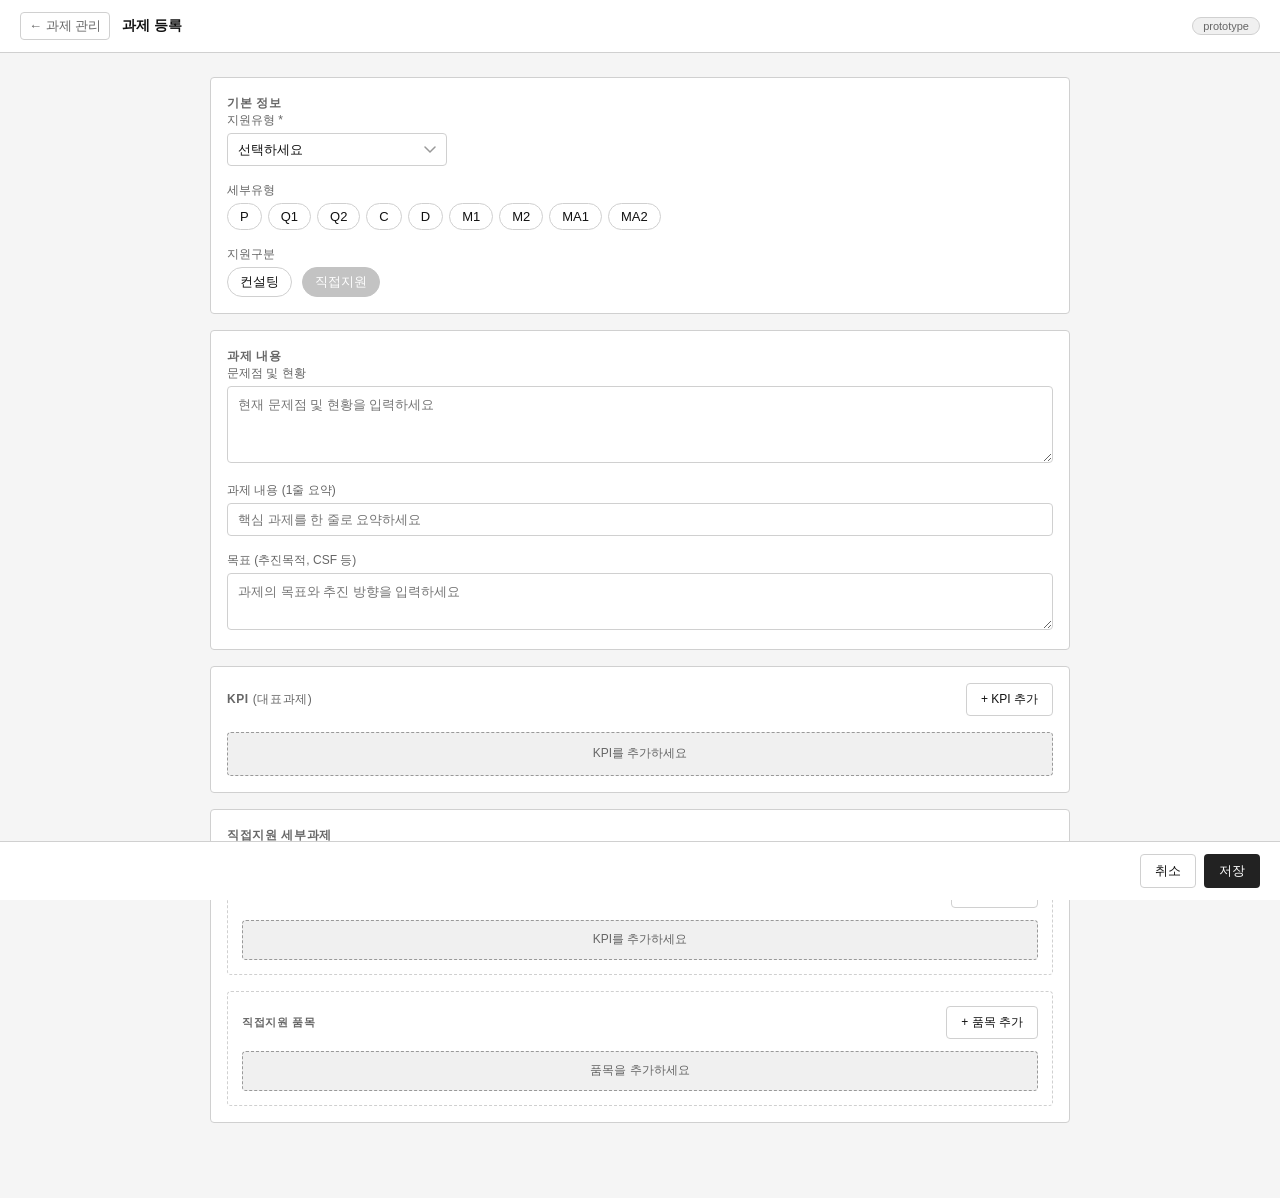
<file: screens/project-form.html>
<!DOCTYPE html>
<html lang="ko">
<head>
  <meta charset="UTF-8" />
  <meta name="viewport" content="width=device-width, initial-scale=1.0" />
  <title>과제 등록 | 관리자 UI</title>
  <link rel="stylesheet" href="../css/style.css" />
  <style>
    /* ── checkbox pill ── */
    .cb-pill {
      display: inline-flex; align-items: center; gap: 6px;
      padding: 5px 12px; border: 1px solid var(--border);
      border-radius: 20px; background: var(--surface);
      font-size: 13px; cursor: pointer; user-select: none;
      transition: background .12s, border-color .12s, color .12s;
    }
    .cb-pill input { display: none; }
    .cb-pill:has(input:checked) {
      background: var(--accent); border-color: var(--accent); color: #fff;
    }
    .cb-pill.disabled {
      opacity: .5; cursor: not-allowed;
    }
    .cb-pill.disabled:has(input:checked) {
      background: #888; border-color: #888; color: #fff;
    }

    /* ── subtype grid ── */
    .subtype-group { display: flex; flex-wrap: wrap; gap: 6px; }

    /* ── section divider within card ── */
    .inner-section {
      border: 1px dashed var(--border); border-radius: var(--radius);
      padding: 14px; margin-top: 16px;
    }
    .inner-section-head {
      display: flex; align-items: center; justify-content: space-between;
      margin-bottom: 12px;
    }
    .inner-section-title {
      font-size: 11px; font-weight: 700; color: var(--text-sub);
      text-transform: uppercase; letter-spacing: .6px;
    }

    /* ── KPI row ── */
    .kpi-item {
      display: grid;
      grid-template-columns: 90px 1fr 110px 110px 100px 60px;
      gap: 8px; align-items: center;
      padding: 10px 12px; margin-bottom: 8px;
      background: var(--accent-bg); border: 1px solid var(--border);
      border-radius: var(--radius);
    }
    .kpi-rate {
      font-size: 12px; font-weight: 700; text-align: center;
      padding: 4px 6px; border-radius: var(--radius);
      background: var(--surface); border: 1px solid var(--border);
    }
    .kpi-rate.positive { color: #2a6a2a; border-color: #9acc9a; background: #e8f4e8; }
    .kpi-rate.negative { color: #7a1a1a; border-color: #e89a9a; background: #fde8e8; }
    .main-kpi-label {
      display: flex; align-items: center; gap: 4px;
      font-size: 11px; color: var(--text-sub); cursor: pointer;
      white-space: nowrap;
    }
    .main-kpi-label:has(input:checked) { color: #2a5e9e; font-weight: 700; }

    /* ── item card (품목 / 컨설턴트) ── */
    .item-card {
      border: 1px solid var(--border); border-radius: var(--radius);
      padding: 14px; margin-bottom: 10px; background: var(--surface);
    }
    .item-card-head {
      display: flex; align-items: center; justify-content: space-between;
      margin-bottom: 12px;
    }

    /* ── date tags ── */
    .date-tags { display: flex; flex-wrap: wrap; gap: 6px; margin-top: 8px; }
    .date-tag {
      display: inline-flex; align-items: center; gap: 5px;
      padding: 3px 10px; border: 1px solid var(--border);
      border-radius: 20px; font-size: 12px; background: var(--surface);
    }
    .date-tag button {
      background: none; border: none; cursor: pointer;
      color: var(--text-sub); padding: 0; font-size: 11px; line-height: 1;
    }

    /* ── file list ── */
    .file-list { display: flex; flex-direction: column; gap: 4px; margin-top: 6px; }
    .file-item {
      display: flex; align-items: center; justify-content: space-between;
      padding: 5px 10px; background: var(--accent-bg); border-radius: var(--radius);
      font-size: 12px;
    }
    .file-item button {
      background: none; border: none; cursor: pointer;
      color: var(--text-sub); font-size: 12px;
    }

    /* ── sticky action bar ── */
    .action-bar {
      position: sticky; bottom: 0; z-index: 50;
      background: var(--surface); border-top: 1px solid var(--border);
      padding: 12px 20px; display: flex; justify-content: flex-end; gap: 8px;
    }

    /* ── inline alert ── */
    .inline-alert {
      font-size: 12px; color: #a02020;
      background: #fde8e8; border: 1px solid #e89a9a;
      border-radius: var(--radius); padding: 5px 12px;
      display: none;
    }
  </style>
</head>
<body>
<div class="screen">

  <nav class="topnav">
    <a href="projects.html" class="topnav-back">← 과제 관리</a>
    <span class="topnav-title">과제 등록</span>
    <span class="topnav-tag">prototype</span>
  </nav>

  <main class="content" style="max-width:900px; padding-bottom: 0;">

    <!-- 1. 기본 정보 -->
    <div class="card mb-16">
      <span class="section-title">기본 정보</span>

      <div class="form-row mb-16">
        <label class="label">지원유형 *</label>
        <select class="select" id="supportType" style="max-width:220px;">
          <option value="">선택하세요</option>
          <option>생산혁신</option>
          <option>기술혁신</option>
          <option>일터혁신</option>
          <option>시장혁신</option>
        </select>
      </div>

      <div class="form-row mb-16">
        <label class="label">세부유형</label>
        <div class="subtype-group">
          <label class="cb-pill"><input type="checkbox" value="p"> P</label>
          <label class="cb-pill"><input type="checkbox" value="q1"> Q1</label>
          <label class="cb-pill"><input type="checkbox" value="q2"> Q2</label>
          <label class="cb-pill"><input type="checkbox" value="c"> C</label>
          <label class="cb-pill"><input type="checkbox" value="d"> D</label>
          <label class="cb-pill"><input type="checkbox" value="m1"> M1</label>
          <label class="cb-pill"><input type="checkbox" value="m2"> M2</label>
          <label class="cb-pill"><input type="checkbox" value="ma1"> MA1</label>
          <label class="cb-pill"><input type="checkbox" value="ma2"> MA2</label>
        </div>
      </div>

      <div class="form-row">
        <label class="label">지원구분</label>
        <div class="row" style="gap:10px; flex-wrap:wrap; align-items:center;">
          <label class="cb-pill" id="pillConsulting">
            <input type="checkbox" id="chkConsulting"> 컨설팅
          </label>
          <label class="cb-pill disabled" id="pillDirect" title="직접지원은 항상 포함됩니다">
            <input type="checkbox" id="chkDirect" checked> 직접지원
          </label>
          <span class="inline-alert" id="directAlert">⚠ 직접지원은 항상 포함됩니다.</span>
        </div>
      </div>
    </div>

    <!-- 2. 과제 내용 -->
    <div class="card mb-16">
      <span class="section-title">과제 내용</span>
      <div class="form-row mb-16">
        <label class="label">문제점 및 현황</label>
        <textarea class="textarea" rows="3" placeholder="현재 문제점 및 현황을 입력하세요"></textarea>
      </div>
      <div class="form-row mb-16">
        <label class="label">과제 내용 (1줄 요약)</label>
        <input class="input" type="text" placeholder="핵심 과제를 한 줄로 요약하세요" />
      </div>
      <div class="form-row">
        <label class="label">목표 (추진목적, CSF 등)</label>
        <textarea class="textarea" rows="2" placeholder="과제의 목표와 추진 방향을 입력하세요"></textarea>
      </div>
    </div>

    <!-- 3. 대표과제 KPI -->
    <div class="card mb-16">
      <div class="row mb-16" style="align-items:center;">
        <span class="section-title" style="margin-bottom:0;">KPI <span class="text-sub text-sm font-bold" style="font-weight:400;">(대표과제)</span></span>
        <button class="btn btn-outline text-sm" style="margin-left:auto;" onclick="addKpi('mainKpiList')">+ KPI 추가</button>
      </div>
      <div id="mainKpiList"></div>
      <div class="placeholder" style="height:44px;" id="mainKpiEmpty">KPI를 추가하세요</div>
    </div>

    <!-- 4. 세부과제 (동적) -->
    <div id="subProjectArea"></div>

  </main>

  <div class="action-bar">
    <a href="projects.html" class="btn btn-outline">취소</a>
    <button class="btn btn-primary" onclick="handleSave()">저장</button>
  </div>
</div>

<script src="../js/main.js"></script>
<script src="../js/project-form.js"></script>
</body>
</html>
</file>
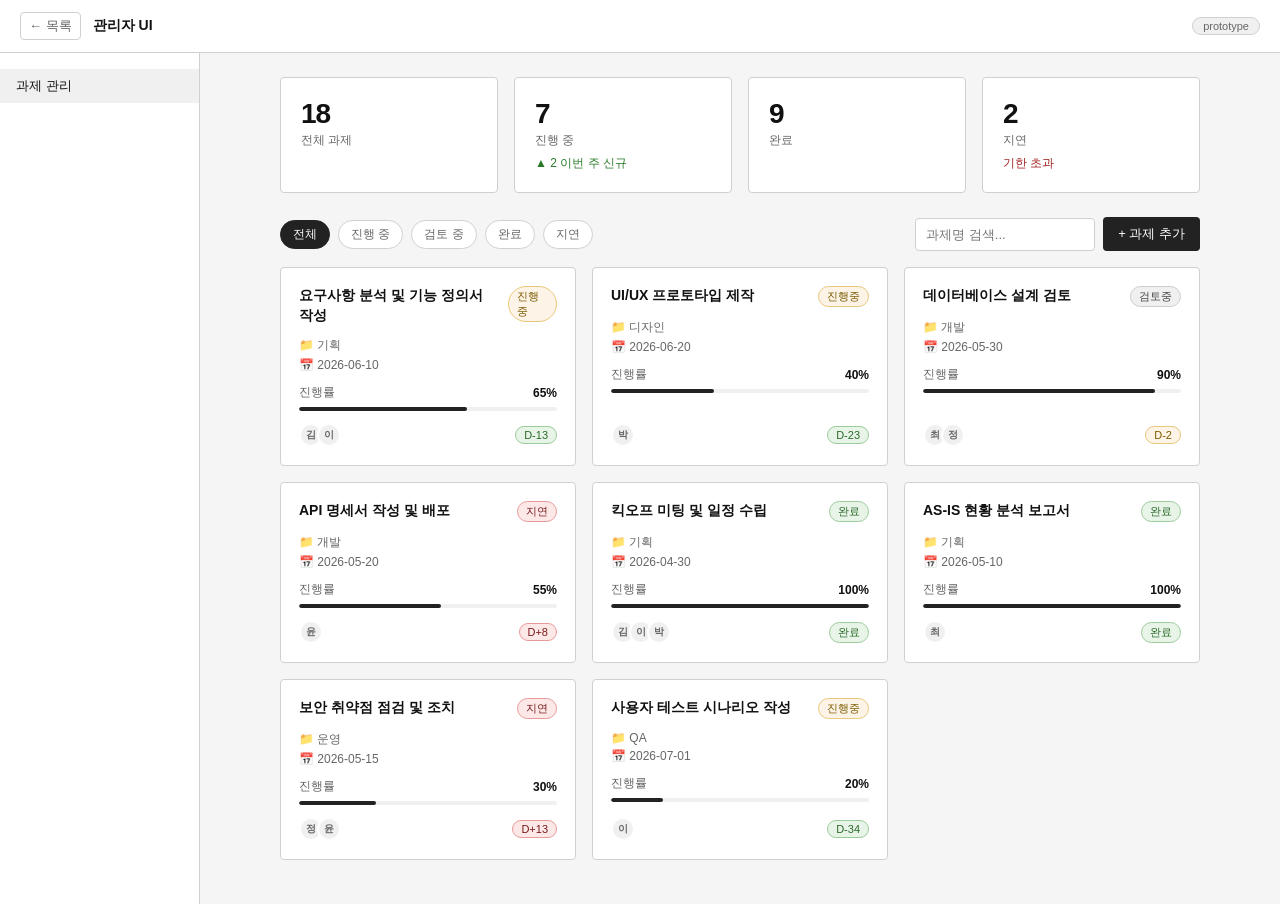
<file: screens/projects.html>
<!DOCTYPE html>
<html lang="ko">
<head>
  <meta charset="UTF-8" />
  <meta name="viewport" content="width=device-width, initial-scale=1.0" />
  <title>관리자 UI</title>
  <link rel="stylesheet" href="../css/style.css" />
  <style>
    /* ── 필터 바 ── */
    .filter-bar {
      display: flex;
      align-items: center;
      gap: 8px;
      flex-wrap: wrap;
    }
    .filter-btn {
      padding: 5px 12px;
      border: 1px solid var(--border);
      border-radius: 20px;
      background: var(--surface);
      font-size: 12px;
      cursor: pointer;
      color: var(--text-sub);
      transition: background 0.12s, border-color 0.12s, color 0.12s;
    }
    .filter-btn.active {
      background: var(--accent);
      border-color: var(--accent);
      color: #fff;
    }

    /* ── 진행률 바 ── */
    .progress-track {
      height: 4px;
      background: var(--accent-bg);
      border-radius: 2px;
      overflow: hidden;
      margin-top: 6px;
    }
    .progress-fill {
      height: 100%;
      background: var(--accent);
      border-radius: 2px;
      transition: width 0.3s;
    }

    /* ── 과제 카드 그리드 ── */
    .project-grid {
      display: grid;
      grid-template-columns: repeat(auto-fill, minmax(280px, 1fr));
      gap: var(--gap);
    }
    .project-card {
      background: var(--surface);
      border: 1px solid var(--border);
      border-radius: var(--radius);
      padding: 18px;
      display: flex;
      flex-direction: column;
      gap: 12px;
      cursor: pointer;
      transition: border-color 0.15s;
    }
    .project-card:hover { border-color: var(--accent); }

    .project-card-top {
      display: flex;
      align-items: flex-start;
      justify-content: space-between;
      gap: 8px;
    }
    .project-title {
      font-size: 14px;
      font-weight: 600;
      line-height: 1.4;
    }
    .project-meta {
      display: flex;
      flex-direction: column;
      gap: 4px;
      font-size: 12px;
      color: var(--text-sub);
    }
    .project-meta span { display: flex; align-items: center; gap: 4px; }

    .project-footer {
      display: flex;
      align-items: center;
      justify-content: space-between;
      margin-top: auto;
    }

    /* 담당자 아바타 */
    .avatars { display: flex; gap: -4px; }
    .avatar {
      width: 24px;
      height: 24px;
      border-radius: 50%;
      background: var(--accent-bg);
      border: 2px solid var(--surface);
      display: flex;
      align-items: center;
      justify-content: center;
      font-size: 10px;
      color: var(--text-sub);
      margin-left: -6px;
      font-weight: 600;
    }
    .avatar:first-child { margin-left: 0; }

    /* D-day 태그 */
    .dday {
      font-size: 11px;
      font-weight: 500;
      padding: 2px 8px;
      border-radius: 20px;
      border: 1px solid;
    }
    .dday-ok    { color: #2a6a2a; background: #e8f4e8; border-color: #9acc9a; }
    .dday-warn  { color: #7a5a00; background: #fdf4e7; border-color: #e8c87a; }
    .dday-over  { color: #7a1a1a; background: #fde8e8; border-color: #e89a9a; }

    /* ── 모달 ── */
    .modal-backdrop {
      display: none;
      position: fixed;
      inset: 0;
      background: rgba(0,0,0,0.3);
      align-items: center;
      justify-content: center;
      z-index: 200;
    }
    .modal {
      background: var(--surface);
      border: 1px solid var(--border);
      border-radius: 6px;
      padding: 28px;
      width: 480px;
      max-width: calc(100vw - 40px);
      max-height: 80vh;
      overflow-y: auto;
    }
    .modal-title {
      font-size: 16px;
      font-weight: 600;
      margin-bottom: 20px;
    }
    .form-row { display: flex; flex-direction: column; gap: 4px; margin-bottom: 14px; }
    .form-row-2 { display: grid; grid-template-columns: 1fr 1fr; gap: 12px; margin-bottom: 14px; }
    .select {
      width: 100%;
      padding: 8px 10px;
      border: 1px solid var(--border);
      border-radius: var(--radius);
      font-size: 13px;
      background: var(--surface);
      color: var(--text);
      outline: none;
      appearance: none;
    }
    .select:focus { border-color: var(--accent); }
    .textarea {
      width: 100%;
      padding: 8px 10px;
      border: 1px solid var(--border);
      border-radius: var(--radius);
      font-size: 13px;
      background: var(--surface);
      color: var(--text);
      outline: none;
      resize: vertical;
      font-family: inherit;
    }
    .textarea:focus { border-color: var(--accent); }
    .modal-actions { display: flex; justify-content: flex-end; gap: 8px; margin-top: 20px; }

    /* 숨김 처리 */
    .project-card[hidden] { display: none; }
  </style>
</head>
<body>
  <div class="screen">

    <nav class="topnav">
      <a href="../index.html" class="topnav-back">← 목록</a>
      <span class="topnav-title">관리자 UI</span>
      <span class="topnav-tag">prototype</span>
    </nav>

    <div class="with-sidebar">
      <aside class="sidebar">
        <a href="#" class="sidebar-item active">과제 관리</a>
      </aside>

      <main class="content">

        <!-- 상단 통계 -->
        <div class="grid-4 mb-24">
          <div class="card stat-block">
            <div class="stat-value">18</div>
            <div class="stat-label">전체 과제</div>
          </div>
          <div class="card stat-block">
            <div class="stat-value">7</div>
            <div class="stat-label">진행 중</div>
            <div class="stat-delta up">▲ 2 이번 주 신규</div>
          </div>
          <div class="card stat-block">
            <div class="stat-value">9</div>
            <div class="stat-label">완료</div>
          </div>
          <div class="card stat-block">
            <div class="stat-value">2</div>
            <div class="stat-label">지연</div>
            <div class="stat-delta down">기한 초과</div>
          </div>
        </div>

        <!-- 필터 & 검색 -->
        <div class="row mb-16" style="flex-wrap:wrap; gap:12px;">
          <div class="filter-bar" id="filterBar">
            <button class="filter-btn active" data-filter="all">전체</button>
            <button class="filter-btn" data-filter="진행중">진행 중</button>
            <button class="filter-btn" data-filter="검토중">검토 중</button>
            <button class="filter-btn" data-filter="완료">완료</button>
            <button class="filter-btn" data-filter="지연">지연</button>
          </div>
          <div class="row" style="margin-left:auto; gap:8px;">
            <input class="input" id="searchInput" style="width:180px;" placeholder="과제명 검색..." />
            <a href="project-form.html" class="btn btn-primary">+ 과제 추가</a>
          </div>
        </div>

        <!-- 과제 카드 그리드 -->
        <div class="project-grid" id="projectGrid">

          <div class="project-card" data-status="진행중" onclick="showToast('상세 페이지 (미구현)')">
            <div class="project-card-top">
              <div class="project-title">요구사항 분석 및 기능 정의서 작성</div>
              <span class="badge badge-warn">진행중</span>
            </div>
            <div class="project-meta">
              <span>📁 기획</span>
              <span>📅 2026-06-10</span>
            </div>
            <div>
              <div class="row" style="justify-content:space-between;">
                <span class="text-sm text-sub">진행률</span>
                <span class="text-sm font-bold">65%</span>
              </div>
              <div class="progress-track"><div class="progress-fill" style="width:65%"></div></div>
            </div>
            <div class="project-footer">
              <div class="avatars">
                <div class="avatar">김</div>
                <div class="avatar">이</div>
              </div>
              <span class="dday dday-ok">D-13</span>
            </div>
          </div>

          <div class="project-card" data-status="진행중" onclick="showToast('상세 페이지 (미구현)')">
            <div class="project-card-top">
              <div class="project-title">UI/UX 프로토타입 제작</div>
              <span class="badge badge-warn">진행중</span>
            </div>
            <div class="project-meta">
              <span>📁 디자인</span>
              <span>📅 2026-06-20</span>
            </div>
            <div>
              <div class="row" style="justify-content:space-between;">
                <span class="text-sm text-sub">진행률</span>
                <span class="text-sm font-bold">40%</span>
              </div>
              <div class="progress-track"><div class="progress-fill" style="width:40%"></div></div>
            </div>
            <div class="project-footer">
              <div class="avatars">
                <div class="avatar">박</div>
              </div>
              <span class="dday dday-ok">D-23</span>
            </div>
          </div>

          <div class="project-card" data-status="검토중" onclick="showToast('상세 페이지 (미구현)')">
            <div class="project-card-top">
              <div class="project-title">데이터베이스 설계 검토</div>
              <span class="badge badge-default">검토중</span>
            </div>
            <div class="project-meta">
              <span>📁 개발</span>
              <span>📅 2026-05-30</span>
            </div>
            <div>
              <div class="row" style="justify-content:space-between;">
                <span class="text-sm text-sub">진행률</span>
                <span class="text-sm font-bold">90%</span>
              </div>
              <div class="progress-track"><div class="progress-fill" style="width:90%"></div></div>
            </div>
            <div class="project-footer">
              <div class="avatars">
                <div class="avatar">최</div>
                <div class="avatar">정</div>
              </div>
              <span class="dday dday-warn">D-2</span>
            </div>
          </div>

          <div class="project-card" data-status="지연" onclick="showToast('상세 페이지 (미구현)')">
            <div class="project-card-top">
              <div class="project-title">API 명세서 작성 및 배포</div>
              <span class="badge badge-error">지연</span>
            </div>
            <div class="project-meta">
              <span>📁 개발</span>
              <span>📅 2026-05-20</span>
            </div>
            <div>
              <div class="row" style="justify-content:space-between;">
                <span class="text-sm text-sub">진행률</span>
                <span class="text-sm font-bold">55%</span>
              </div>
              <div class="progress-track"><div class="progress-fill" style="width:55%"></div></div>
            </div>
            <div class="project-footer">
              <div class="avatars">
                <div class="avatar">윤</div>
              </div>
              <span class="dday dday-over">D+8</span>
            </div>
          </div>

          <div class="project-card" data-status="완료" onclick="showToast('상세 페이지 (미구현)')">
            <div class="project-card-top">
              <div class="project-title">킥오프 미팅 및 일정 수립</div>
              <span class="badge badge-active">완료</span>
            </div>
            <div class="project-meta">
              <span>📁 기획</span>
              <span>📅 2026-04-30</span>
            </div>
            <div>
              <div class="row" style="justify-content:space-between;">
                <span class="text-sm text-sub">진행률</span>
                <span class="text-sm font-bold">100%</span>
              </div>
              <div class="progress-track"><div class="progress-fill" style="width:100%"></div></div>
            </div>
            <div class="project-footer">
              <div class="avatars">
                <div class="avatar">김</div>
                <div class="avatar">이</div>
                <div class="avatar">박</div>
              </div>
              <span class="dday dday-ok">완료</span>
            </div>
          </div>

          <div class="project-card" data-status="완료" onclick="showToast('상세 페이지 (미구현)')">
            <div class="project-card-top">
              <div class="project-title">AS-IS 현황 분석 보고서</div>
              <span class="badge badge-active">완료</span>
            </div>
            <div class="project-meta">
              <span>📁 기획</span>
              <span>📅 2026-05-10</span>
            </div>
            <div>
              <div class="row" style="justify-content:space-between;">
                <span class="text-sm text-sub">진행률</span>
                <span class="text-sm font-bold">100%</span>
              </div>
              <div class="progress-track"><div class="progress-fill" style="width:100%"></div></div>
            </div>
            <div class="project-footer">
              <div class="avatars">
                <div class="avatar">최</div>
              </div>
              <span class="dday dday-ok">완료</span>
            </div>
          </div>

          <div class="project-card" data-status="지연" onclick="showToast('상세 페이지 (미구현)')">
            <div class="project-card-top">
              <div class="project-title">보안 취약점 점검 및 조치</div>
              <span class="badge badge-error">지연</span>
            </div>
            <div class="project-meta">
              <span>📁 운영</span>
              <span>📅 2026-05-15</span>
            </div>
            <div>
              <div class="row" style="justify-content:space-between;">
                <span class="text-sm text-sub">진행률</span>
                <span class="text-sm font-bold">30%</span>
              </div>
              <div class="progress-track"><div class="progress-fill" style="width:30%"></div></div>
            </div>
            <div class="project-footer">
              <div class="avatars">
                <div class="avatar">정</div>
                <div class="avatar">윤</div>
              </div>
              <span class="dday dday-over">D+13</span>
            </div>
          </div>

          <div class="project-card" data-status="진행중" onclick="showToast('상세 페이지 (미구현)')">
            <div class="project-card-top">
              <div class="project-title">사용자 테스트 시나리오 작성</div>
              <span class="badge badge-warn">진행중</span>
            </div>
            <div class="project-meta">
              <span>📁 QA</span>
              <span>📅 2026-07-01</span>
            </div>
            <div>
              <div class="row" style="justify-content:space-between;">
                <span class="text-sm text-sub">진행률</span>
                <span class="text-sm font-bold">20%</span>
              </div>
              <div class="progress-track"><div class="progress-fill" style="width:20%"></div></div>
            </div>
            <div class="project-footer">
              <div class="avatars">
                <div class="avatar">이</div>
              </div>
              <span class="dday dday-ok">D-34</span>
            </div>
          </div>

        </div>
        <!-- /project-grid -->

      </main>
    </div>
  </div>

  <!-- 과제 추가 모달 -->
  <div class="modal-backdrop" id="addModal">
    <div class="modal" onclick="event.stopPropagation()">
      <div class="modal-title">과제 추가</div>

      <div class="form-row">
        <label class="label">과제명 *</label>
        <input class="input" placeholder="과제 이름을 입력하세요" />
      </div>

      <div class="form-row-2">
        <div class="form-row" style="margin-bottom:0;">
          <label class="label">카테고리</label>
          <select class="select">
            <option>기획</option>
            <option>디자인</option>
            <option>개발</option>
            <option>QA</option>
            <option>운영</option>
          </select>
        </div>
        <div class="form-row" style="margin-bottom:0;">
          <label class="label">상태</label>
          <select class="select">
            <option>진행중</option>
            <option>검토중</option>
            <option>완료</option>
            <option>지연</option>
          </select>
        </div>
      </div>

      <div class="form-row-2">
        <div class="form-row" style="margin-bottom:0;">
          <label class="label">담당자</label>
          <input class="input" placeholder="이름" />
        </div>
        <div class="form-row" style="margin-bottom:0;">
          <label class="label">마감일</label>
          <input class="input" type="date" />
        </div>
      </div>

      <div class="form-row">
        <label class="label">메모</label>
        <textarea class="textarea" rows="3" placeholder="추가 내용을 입력하세요"></textarea>
      </div>

      <div class="modal-actions">
        <button class="btn btn-outline" onclick="closeModal('addModal')">취소</button>
        <button class="btn btn-primary" onclick="closeModal('addModal'); showToast('과제가 추가되었습니다.')">추가</button>
      </div>
    </div>
  </div>

  <script src="../js/main.js"></script>
  <script src="../js/projects.js"></script>
</body>
</html>
</file>
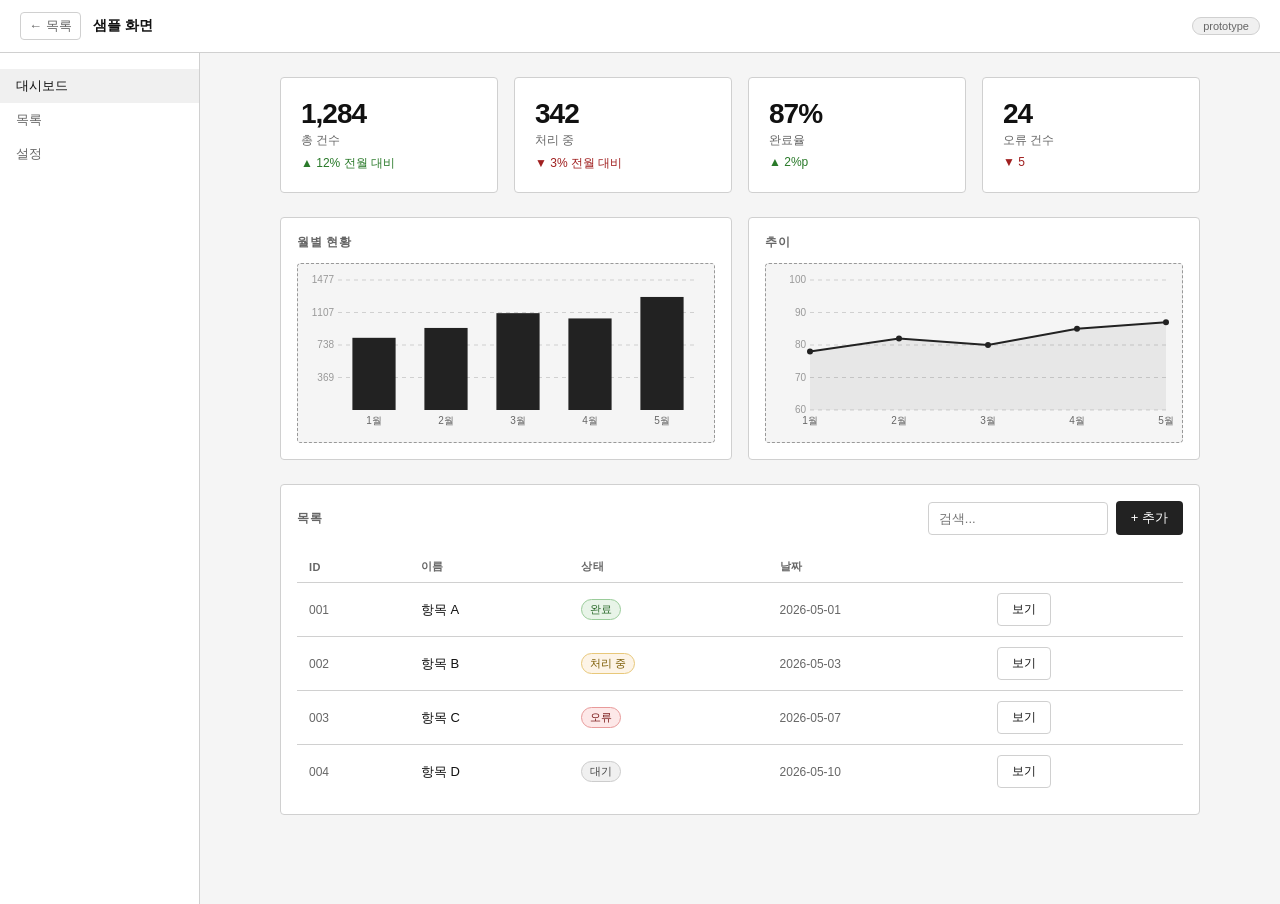
<file: screens/sample.html>
<!DOCTYPE html>
<html lang="ko">
<head>
  <meta charset="UTF-8" />
  <meta name="viewport" content="width=device-width, initial-scale=1.0" />
  <title>샘플 화면</title>
  <link rel="stylesheet" href="../css/style.css" />
</head>
<body>
  <div class="screen">

    <!-- 상단 네비게이션 -->
    <nav class="topnav">
      <a href="../index.html" class="topnav-back">← 목록</a>
      <span class="topnav-title">샘플 화면</span>
      <span class="topnav-tag">prototype</span>
    </nav>

    <div class="with-sidebar">

      <!-- 사이드바 -->
      <aside class="sidebar">
        <a href="#" class="sidebar-item active">대시보드</a>
        <a href="#" class="sidebar-item">목록</a>
        <a href="#" class="sidebar-item">설정</a>
      </aside>

      <!-- 메인 콘텐츠 -->
      <main class="content">

        <!-- 통계 카드 -->
        <div class="grid-4 mb-24">
          <div class="card stat-block">
            <div class="stat-value">1,284</div>
            <div class="stat-label">총 건수</div>
            <div class="stat-delta up">▲ 12% 전월 대비</div>
          </div>
          <div class="card stat-block">
            <div class="stat-value">342</div>
            <div class="stat-label">처리 중</div>
            <div class="stat-delta down">▼ 3% 전월 대비</div>
          </div>
          <div class="card stat-block">
            <div class="stat-value">87%</div>
            <div class="stat-label">완료율</div>
            <div class="stat-delta up">▲ 2%p</div>
          </div>
          <div class="card stat-block">
            <div class="stat-value">24</div>
            <div class="stat-label">오류 건수</div>
            <div class="stat-delta down">▼ 5</div>
          </div>
        </div>

        <!-- 차트 -->
        <div class="grid-2 mb-24">
          <div class="card">
            <div class="section-title">월별 현황</div>
            <div class="chart-area" style="height: 180px;">
              <canvas id="barChart" style="width:100%;height:100%;display:block;"></canvas>
            </div>
          </div>
          <div class="card">
            <div class="section-title">추이</div>
            <div class="chart-area" style="height: 180px;">
              <canvas id="lineChart" style="width:100%;height:100%;display:block;"></canvas>
            </div>
          </div>
        </div>

        <!-- 테이블 -->
        <div class="card mb-24">
          <div class="row mb-16">
            <span class="section-title" style="margin-bottom:0;">목록</span>
            <div class="row" style="margin-left:auto; gap:8px;">
              <input class="input" style="width:180px;" placeholder="검색..." />
              <button class="btn btn-primary" onclick="showToast('새 항목이 추가되었습니다.')">+ 추가</button>
            </div>
          </div>
          <table class="table">
            <thead>
              <tr>
                <th>ID</th>
                <th>이름</th>
                <th>상태</th>
                <th>날짜</th>
                <th></th>
              </tr>
            </thead>
            <tbody>
              <tr>
                <td class="text-sub text-sm">001</td>
                <td>항목 A</td>
                <td><span class="badge badge-active">완료</span></td>
                <td class="text-sub text-sm">2026-05-01</td>
                <td><button class="btn btn-outline text-sm" onclick="showToast('상세 페이지 (미구현)')">보기</button></td>
              </tr>
              <tr>
                <td class="text-sub text-sm">002</td>
                <td>항목 B</td>
                <td><span class="badge badge-warn">처리 중</span></td>
                <td class="text-sub text-sm">2026-05-03</td>
                <td><button class="btn btn-outline text-sm" onclick="showToast('상세 페이지 (미구현)')">보기</button></td>
              </tr>
              <tr>
                <td class="text-sub text-sm">003</td>
                <td>항목 C</td>
                <td><span class="badge badge-error">오류</span></td>
                <td class="text-sub text-sm">2026-05-07</td>
                <td><button class="btn btn-outline text-sm" onclick="showToast('상세 페이지 (미구현)')">보기</button></td>
              </tr>
              <tr>
                <td class="text-sub text-sm">004</td>
                <td>항목 D</td>
                <td><span class="badge badge-default">대기</span></td>
                <td class="text-sub text-sm">2026-05-10</td>
                <td><button class="btn btn-outline text-sm" onclick="showToast('상세 페이지 (미구현)')">보기</button></td>
              </tr>
            </tbody>
          </table>
        </div>

      </main>
    </div>
  </div>

  <script src="../js/main.js"></script>
  <script>
    // 차트 초기화 (canvas DPR 처리 포함)
    function initCanvas(id) {
      const canvas = document.getElementById(id);
      const area = canvas.parentElement;
      const dpr = window.devicePixelRatio || 1;
      canvas.width  = area.clientWidth  * dpr;
      canvas.height = area.clientHeight * dpr;
      canvas.getContext('2d').scale(dpr, dpr);
      return canvas;
    }

    const bar = initCanvas('barChart');
    drawBarChart(bar, [
      { label: '1월', value: 820 },
      { label: '2월', value: 932 },
      { label: '3월', value: 1100 },
      { label: '4월', value: 1040 },
      { label: '5월', value: 1284 },
    ]);

    const line = initCanvas('lineChart');
    drawLineChart(line, [
      { label: '1월', value: 78 },
      { label: '2월', value: 82 },
      { label: '3월', value: 80 },
      { label: '4월', value: 85 },
      { label: '5월', value: 87 },
    ], { min: 60, max: 100 });
  </script>
</body>
</html>
</file>
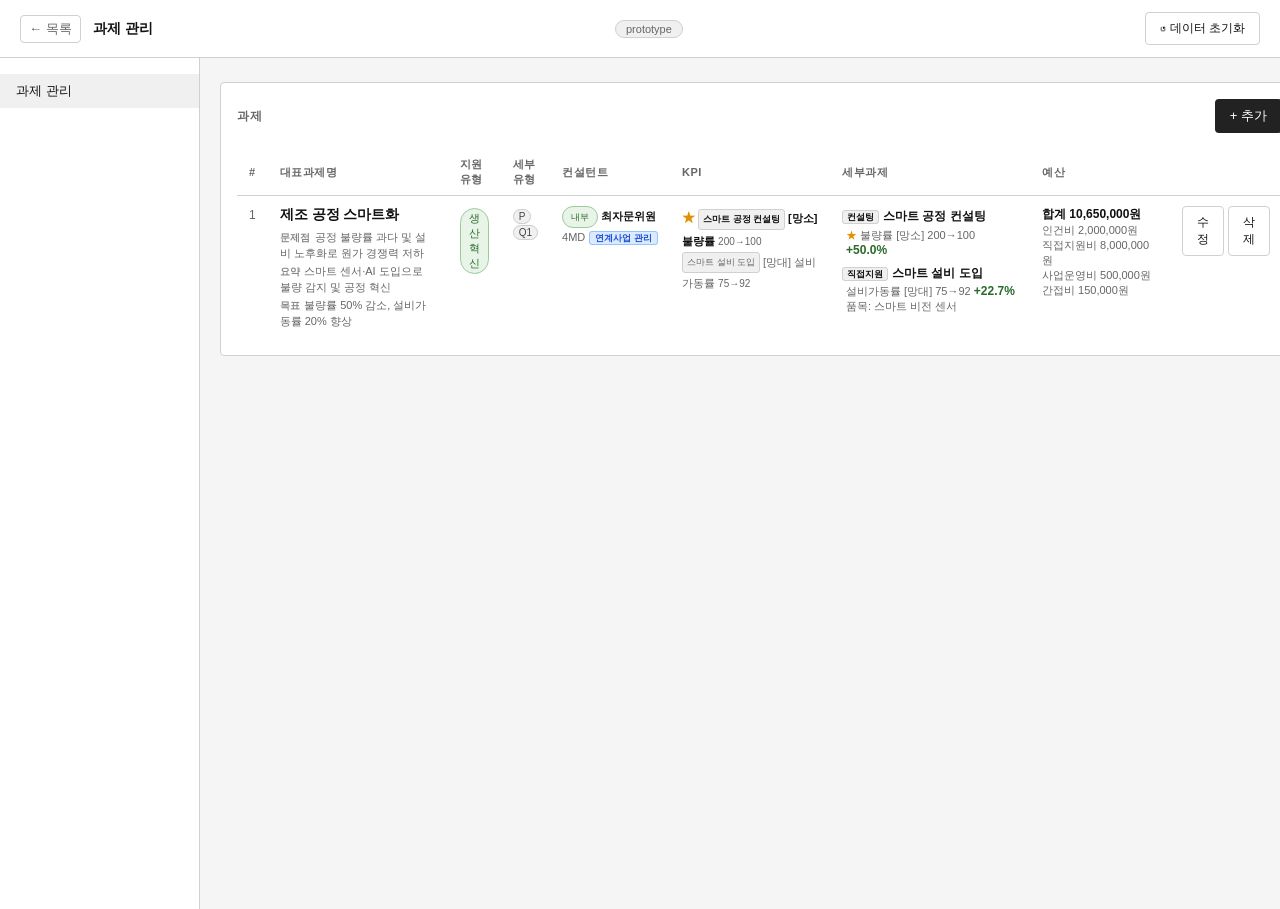
<file: screens/subproject-ui.html>
<!DOCTYPE html>
<html lang="ko">
<head>
  <meta charset="UTF-8" />
  <meta name="viewport" content="width=device-width, initial-scale=1.0" />
  <title>과제 관리</title>
  <link rel="stylesheet" href="../css/style.css" />
  <style>
    .cb-pill {
      display: inline-flex; align-items: center; gap: 6px;
      padding: 5px 12px; border: 1px solid var(--border);
      border-radius: 20px; background: var(--surface);
      font-size: 13px; cursor: pointer; user-select: none;
      transition: background .12s, border-color .12s, color .12s;
    }
    .cb-pill input { display: none; }
    .cb-pill:has(input:checked) { background: var(--accent); border-color: var(--accent); color: #fff; }
    .cb-pill.disabled { opacity: .5; cursor: not-allowed; }
    .cb-pill.disabled:has(input:checked) { background: var(--accent); border-color: var(--accent); color: #fff; }

    .modal-wrap {
      position: fixed; inset: 0; z-index: 200;
      background: rgba(0,0,0,.35);
      display: none; align-items: center; justify-content: center; padding: 20px;
    }
    .modal-wrap.open { display: flex; }
    .modal-box {
      background: var(--surface); border: 1px solid var(--border);
      border-radius: 6px; display: flex; flex-direction: column;
      max-width: calc(100vw - 40px); max-height: calc(100vh - 40px); overflow: hidden;
    }
    .modal-head {
      display: flex; align-items: center; justify-content: space-between;
      padding: 16px 20px; border-bottom: 1px solid var(--border); flex-shrink: 0; gap: 12px;
    }
    .modal-title { font-size: 15px; font-weight: 600; }
    .modal-body  { flex: 1; overflow-y: auto; padding: 20px; }
    .modal-foot {
      display: flex; border-top: 1px solid var(--border);
      flex-shrink: 0; overflow: hidden;
      border-bottom-left-radius: 6px; border-bottom-right-radius: 6px;
    }
    .modal-foot .btn { flex: 1; border-radius: 0; padding: 14px; border: none; font-size: 14px; justify-content: center; }
    .modal-foot .btn + .btn { border-left: 1px solid var(--border); }
    .modal-foot .btn:disabled { opacity: 0.45; cursor: not-allowed; }

    .file-list { display: flex; flex-direction: column; gap: 3px; margin-top: 4px; }
    .file-item {
      display: flex; align-items: center; justify-content: space-between;
      padding: 4px 8px; background: var(--accent-bg); border-radius: var(--radius); font-size: 11px;
    }
    .file-item button { background: none; border: none; cursor: pointer; color: var(--text-sub); font-size: 11px; padding: 0; }

    .inline-table td { vertical-align: middle; }
    .inline-table input.input, .inline-table select.select { font-size: 12px; padding: 5px 8px; }
    .inline-table select.select { padding-right: 24px; }
    .inline-table .btn { padding: 4px 8px; font-size: 11px; }

    .date-preview-item { font-size: 11px; color: var(--text-sub); margin-top: 2px; line-height: 1.5; }

    .type-radio-group {
      display: flex; gap: 0; border: 1px solid var(--border); border-radius: 6px; overflow: hidden; align-self: start;
    }
    .type-radio-group label {
      padding: 8px 20px; cursor: pointer; font-size: 13px; font-weight: 500;
      color: var(--text-sub); transition: background .1s, color .1s; user-select: none;
    }
    .type-radio-group label + label { border-left: 1px solid var(--border); }
    .type-radio-group input[type="radio"] { display: none; }
    .type-radio-group input[type="radio"]:checked + span {
      /* handled via label styling below */
    }
    .type-radio-group label:has(input:checked) { background: var(--accent); color: #fff; font-weight: 600; }

    .section-head { display: flex; align-items: center; margin-bottom: 16px; }

    .sp-table tr[data-spid] { cursor: pointer; }
    .sp-table tr[data-spid]:hover td { background: #eef2ff; }

    /* 주 KPI toggle */
    .main-kpi-toggle {
      display: inline-flex; align-items: center; gap: 6px;
      padding: 5px 12px; border: 1px solid var(--border);
      border-radius: 20px; background: var(--surface);
      font-size: 13px; cursor: pointer; user-select: none;
      transition: background .12s, border-color .12s, color .12s;
    }
    .main-kpi-toggle input { display: none; }
    .main-kpi-toggle:has(input:checked) { background: #e09000; border-color: #e09000; color: #fff; }

    /* KPI 콤보박스 */
    .kpi-combo { position: relative; flex: 1; min-width: 200px; }
    .kpi-combo-trigger {
      display: flex; align-items: center; justify-content: space-between;
      padding: 7px 10px; border: 1px solid var(--border);
      border-radius: 4px; background: var(--surface);
      cursor: pointer; font-size: 12px; min-height: 35px; gap: 6px;
      transition: border-color .12s; user-select: none;
    }
    .kpi-combo-trigger:hover,
    .kpi-combo-trigger.open { border-color: var(--accent); }
    .kpi-combo-trigger .placeholder { color: var(--text-sub); }

    /* 드롭다운 패널 — JS로 position:fixed 세팅 */
    .kpi-combo-panel {
      background: var(--surface); border: 1px solid var(--border);
      border-radius: 6px; box-shadow: 0 6px 24px rgba(0,0,0,.15);
      z-index: 9999; overflow: hidden;
    }
    .kpi-combo-list { max-height: 200px; overflow-y: auto; }
    .kpi-combo-item {
      display: flex; align-items: center; gap: 8px;
      padding: 8px 12px; font-size: 12px; cursor: pointer;
      transition: background .08s;
    }
    .kpi-combo-item:hover { background: var(--accent-bg); }
    .kpi-combo-item.selected { background: var(--accent); color: #fff; }
    .kpi-combo-item.selected .badge { background: rgba(255,255,255,.2); border-color: rgba(255,255,255,.3); color: #fff; }
    .kpi-combo-empty { padding: 12px 14px; color: var(--text-sub); font-size: 12px; text-align: center; }

    .kpi-combo-add-trigger {
      display: flex; align-items: center; gap: 6px;
      padding: 10px 12px; font-size: 12px; font-weight: 600;
      color: #3730a3; cursor: pointer;
      border-top: 1px solid var(--border); background: #f0f4ff;
      transition: background .1s;
    }
    .kpi-combo-add-trigger:hover { background: #e0e8ff; }

    .kpi-type-btn {
      flex: 1; padding: 8px 0; border: 1px solid var(--border);
      border-radius: 4px; background: var(--surface); cursor: pointer;
      font-size: 12px; font-weight: 600; text-align: center;
      transition: all .12s; color: var(--text-sub);
    }
    .kpi-type-btn:hover { border-color: var(--accent); color: var(--accent); }
    .kpi-type-btn.active { background: var(--accent); border-color: var(--accent); color: #fff; }
  </style>
</head>
<body>
<div class="screen">

  <nav class="topnav">
    <a href="../index.html" class="topnav-back">← 목록</a>
    <span class="topnav-title">과제 관리</span>
    <span class="topnav-tag">prototype</span>
    <button class="btn btn-outline text-sm" style="margin-left:auto;font-size:12px;"
            onclick="resetData()">↺ 데이터 초기화</button>
  </nav>

  <div class="with-sidebar">
    <aside class="sidebar">
      <a href="#" class="sidebar-item active">과제 관리</a>
    </aside>

    <main class="content" style="max-width:none; margin:0;">
      <div class="card">
        <div class="section-head">
          <span class="section-title" style="margin-bottom:0;">과제</span>
          <button class="btn btn-primary" style="margin-left:auto;" onclick="openProjectModal()">+ 추가</button>
        </div>
        <div id="projectTable"></div>
      </div>
    </main>
  </div>
</div>

<!-- 과제 모달 -->
<div class="modal-wrap" id="projectModal">
  <div class="modal-box" style="width:860px;">
    <div class="modal-head">
      <span class="modal-title" id="pmTitle">과제 등록</span>
      <button class="btn btn-outline text-sm" onclick="closeProjectModal()">✕ 닫기</button>
    </div>
    <div class="modal-body" id="pmBody"></div>
    <div class="modal-foot">
      <button class="btn btn-outline" onclick="closeProjectModal()">취소</button>
      <button class="btn btn-primary" id="pmSaveBtn" onclick="saveProject()" disabled>저장</button>
    </div>
  </div>
</div>

<!-- 세부과제 모달 -->
<div class="modal-wrap" id="spModal" style="z-index:300; background:rgba(0,0,0,.5);">
  <div class="modal-box" style="width:680px;">
    <div class="modal-head">
      <span class="modal-title" id="spTitle">세부과제</span>
      <button class="btn btn-outline text-sm" onclick="closeSpModal()">✕ 닫기</button>
    </div>
    <div class="modal-body" id="spBody"></div>
    <div class="modal-foot">
      <button class="btn btn-outline" onclick="closeSpModal()">취소</button>
      <button class="btn btn-primary" id="spSaveBtn" onclick="saveSubproject()" disabled>저장</button>
    </div>
  </div>
</div>

<!-- 일자 모달 -->
<div class="modal-wrap" id="dateModal" style="z-index:400; background:rgba(0,0,0,.6);">
  <div class="modal-box" style="width:440px;">
    <div class="modal-head">
      <span class="modal-title">예정 컨설팅 일자</span>
      <button class="btn btn-outline text-sm" onclick="closeDateModal()">✕ 닫기</button>
    </div>
    <div class="modal-body" id="dmBody"></div>
    <div class="modal-foot">
      <button class="btn btn-outline" onclick="closeDateModal()">취소</button>
      <button class="btn btn-primary" onclick="saveDateModal()">저장</button>
    </div>
  </div>
</div>

<script src="../js/main.js"></script>
<script src="../js/subproject-ui.js"></script>
</body>
</html>
</file>
<file: css/style.css>
/* ===== Reset & Base ===== */
*, *::before, *::after { box-sizing: border-box; margin: 0; padding: 0; }

:root {
  --bg:        #f5f5f5;
  --surface:   #ffffff;
  --border:    #d0d0d0;
  --border-em: #999999;
  --text:      #111111;
  --text-sub:  #666666;
  --accent:    #222222;
  --accent-bg: #f0f0f0;
  --radius:    4px;
  --gap:       16px;

  font-family: -apple-system, BlinkMacSystemFont, "Segoe UI", sans-serif;
  font-size: 14px;
  color: var(--text);
  background: var(--bg);
}

/* ===== Hub (index) ===== */
.hub {
  max-width: 640px;
  margin: 80px auto;
  padding: 0 24px;
}

.hub-header {
  margin-bottom: 40px;
}

.hub-header h1 {
  font-size: 22px;
  font-weight: 600;
  letter-spacing: -0.3px;
}

.subtitle {
  margin-top: 4px;
  color: var(--text-sub);
  font-size: 13px;
}

.screen-list {
  list-style: none;
  display: flex;
  flex-direction: column;
  gap: 8px;
}

.screen-card {
  display: flex;
  align-items: center;
  gap: 16px;
  padding: 16px 20px;
  background: var(--surface);
  border: 1px solid var(--border);
  border-radius: var(--radius);
  text-decoration: none;
  color: var(--text);
  transition: border-color 0.15s, background 0.15s;
}

.screen-card:hover {
  border-color: var(--accent);
  background: var(--accent-bg);
}

.screen-num {
  font-size: 11px;
  color: var(--text-sub);
  font-variant-numeric: tabular-nums;
  min-width: 20px;
}

.screen-name {
  flex: 1;
  font-weight: 500;
}

.screen-arrow {
  color: var(--text-sub);
  font-size: 16px;
}

/* ===== Screen layout ===== */
.screen {
  display: flex;
  flex-direction: column;
  min-height: 100dvh;
}

/* top nav */
.topnav {
  display: flex;
  align-items: center;
  gap: 12px;
  padding: 12px 20px;
  background: var(--surface);
  border-bottom: 1px solid var(--border);
  position: sticky;
  top: 0;
  z-index: 100;
}

.topnav-back {
  font-size: 13px;
  color: var(--text-sub);
  text-decoration: none;
  padding: 4px 8px;
  border: 1px solid var(--border);
  border-radius: var(--radius);
}

.topnav-back:hover { border-color: var(--accent); color: var(--text); }

.topnav-title {
  font-size: 14px;
  font-weight: 600;
}

.topnav-tag {
  margin-left: auto;
  font-size: 11px;
  color: var(--text-sub);
  background: var(--accent-bg);
  border: 1px solid var(--border);
  border-radius: 20px;
  padding: 2px 10px;
}

/* content area */
.content {
  flex: 1;
  padding: 24px 20px;
  max-width: 960px;
  width: 100%;
  margin: 0 auto;
}

/* ===== UI Components ===== */

/* placeholder block */
.placeholder {
  background: var(--accent-bg);
  border: 1px dashed var(--border-em);
  border-radius: var(--radius);
  display: flex;
  align-items: center;
  justify-content: center;
  color: var(--text-sub);
  font-size: 12px;
}

/* card */
.card {
  background: var(--surface);
  border: 1px solid var(--border);
  border-radius: var(--radius);
  padding: var(--gap);
}

/* section title */
.section-title {
  font-size: 12px;
  font-weight: 600;
  color: var(--text-sub);
  text-transform: uppercase;
  letter-spacing: 0.6px;
  margin-bottom: 12px;
}

/* grid helpers */
.grid-2 { display: grid; grid-template-columns: repeat(2, 1fr); gap: var(--gap); }
.grid-3 { display: grid; grid-template-columns: repeat(3, 1fr); gap: var(--gap); }
.grid-4 { display: grid; grid-template-columns: repeat(4, 1fr); gap: var(--gap); }
.stack  { display: flex; flex-direction: column; gap: var(--gap); }
.row    { display: flex; gap: var(--gap); align-items: center; }

/* stat block */
.stat-block { padding: 20px; }
.stat-value { font-size: 28px; font-weight: 700; letter-spacing: -1px; }
.stat-label { font-size: 12px; color: var(--text-sub); margin-top: 2px; }
.stat-delta { font-size: 12px; margin-top: 6px; }
.stat-delta.up   { color: #2a7a2a; }
.stat-delta.down { color: #a02020; }

/* table */
.table { width: 100%; border-collapse: collapse; font-size: 13px; }
.table th {
  text-align: left;
  padding: 8px 12px;
  font-size: 11px;
  font-weight: 600;
  color: var(--text-sub);
  text-transform: uppercase;
  letter-spacing: 0.5px;
  border-bottom: 1px solid var(--border);
}
.table td {
  padding: 10px 12px;
  border-bottom: 1px solid var(--border);
}
.table tr:last-child td { border-bottom: none; }
.table tr:hover td { background: var(--accent-bg); }

/* badge */
.badge {
  display: inline-block;
  padding: 2px 8px;
  border-radius: 20px;
  font-size: 11px;
  font-weight: 500;
  border: 1px solid;
}
.badge-default { background: #f0f0f0; border-color: #ccc; color: #444; }
.badge-active  { background: #e8f4e8; border-color: #9acc9a; color: #2a6a2a; }
.badge-warn    { background: #fdf4e7; border-color: #e8c87a; color: #7a5a00; }
.badge-error   { background: #fde8e8; border-color: #e89a9a; color: #7a1a1a; }

/* button */
.btn {
  display: inline-flex;
  align-items: center;
  gap: 6px;
  padding: 7px 14px;
  border-radius: var(--radius);
  font-size: 13px;
  font-weight: 500;
  cursor: pointer;
  border: 1px solid transparent;
  transition: background 0.12s, border-color 0.12s;
  text-decoration: none;
}
.btn-primary  { background: var(--accent); color: #fff; }
.btn-primary:hover { background: #444; }
.btn-outline  { background: var(--surface); color: var(--text); border-color: var(--border); }
.btn-outline:hover { border-color: var(--accent); }

/* form elements */
.label { font-size: 12px; font-weight: 500; color: var(--text-sub); margin-bottom: 4px; display: block; }
.input {
  width: 100%;
  padding: 8px 10px;
  border: 1px solid var(--border);
  border-radius: var(--radius);
  font-size: 13px;
  background: var(--surface);
  color: var(--text);
  outline: none;
}
.input:focus { border-color: var(--accent); }

.textarea {
  width: 100%;
  padding: 8px 10px;
  border: 1px solid var(--border);
  border-radius: var(--radius);
  font-size: 13px;
  font-family: inherit;
  background: var(--surface);
  color: var(--text);
  outline: none;
  resize: vertical;
  line-height: 1.5;
}
.textarea:focus { border-color: var(--accent); }

.select {
  width: 100%;
  padding: 8px 10px;
  border: 1px solid var(--border);
  border-radius: var(--radius);
  font-size: 13px;
  font-family: inherit;
  background: var(--surface);
  color: var(--text);
  outline: none;
  appearance: none;
  -webkit-appearance: none;
  background-image: url("data:image/svg+xml,%3Csvg xmlns='http://www.w3.org/2000/svg' width='12' height='8' viewBox='0 0 12 8'%3E%3Cpath d='M1 1l5 5 5-5' stroke='%23999' stroke-width='1.5' fill='none' stroke-linecap='round'/%3E%3C/svg%3E");
  background-repeat: no-repeat;
  background-position: right 10px center;
  cursor: pointer;
  padding-right: 32px;
}
.select:focus { border-color: var(--accent); }

/* chart placeholder */
.chart-area {
  width: 100%;
  position: relative;
  background: var(--accent-bg);
  border: 1px dashed var(--border-em);
  border-radius: var(--radius);
  overflow: hidden;
}

/* sidebar layout */
.with-sidebar {
  display: flex;
  min-height: calc(100dvh - 49px);
}
.sidebar {
  width: 200px;
  flex-shrink: 0;
  border-right: 1px solid var(--border);
  padding: 16px 0;
  background: var(--surface);
}
.sidebar-item {
  display: flex;
  align-items: center;
  gap: 10px;
  padding: 8px 16px;
  font-size: 13px;
  color: var(--text-sub);
  cursor: pointer;
  text-decoration: none;
}
.sidebar-item:hover, .sidebar-item.active {
  background: var(--accent-bg);
  color: var(--text);
}
.sidebar-item.active { font-weight: 500; }

/* divider */
.divider { border: none; border-top: 1px solid var(--border); margin: var(--gap) 0; }

/* ===== Utility ===== */
.mt-0 { margin-top: 0; }
.mb-8 { margin-bottom: 8px; }
.mb-16 { margin-bottom: 16px; }
.mb-24 { margin-bottom: 24px; }
.text-sub { color: var(--text-sub); }
.text-sm { font-size: 12px; }
.font-bold { font-weight: 700; }
.hidden { display: none !important; }
</file>
